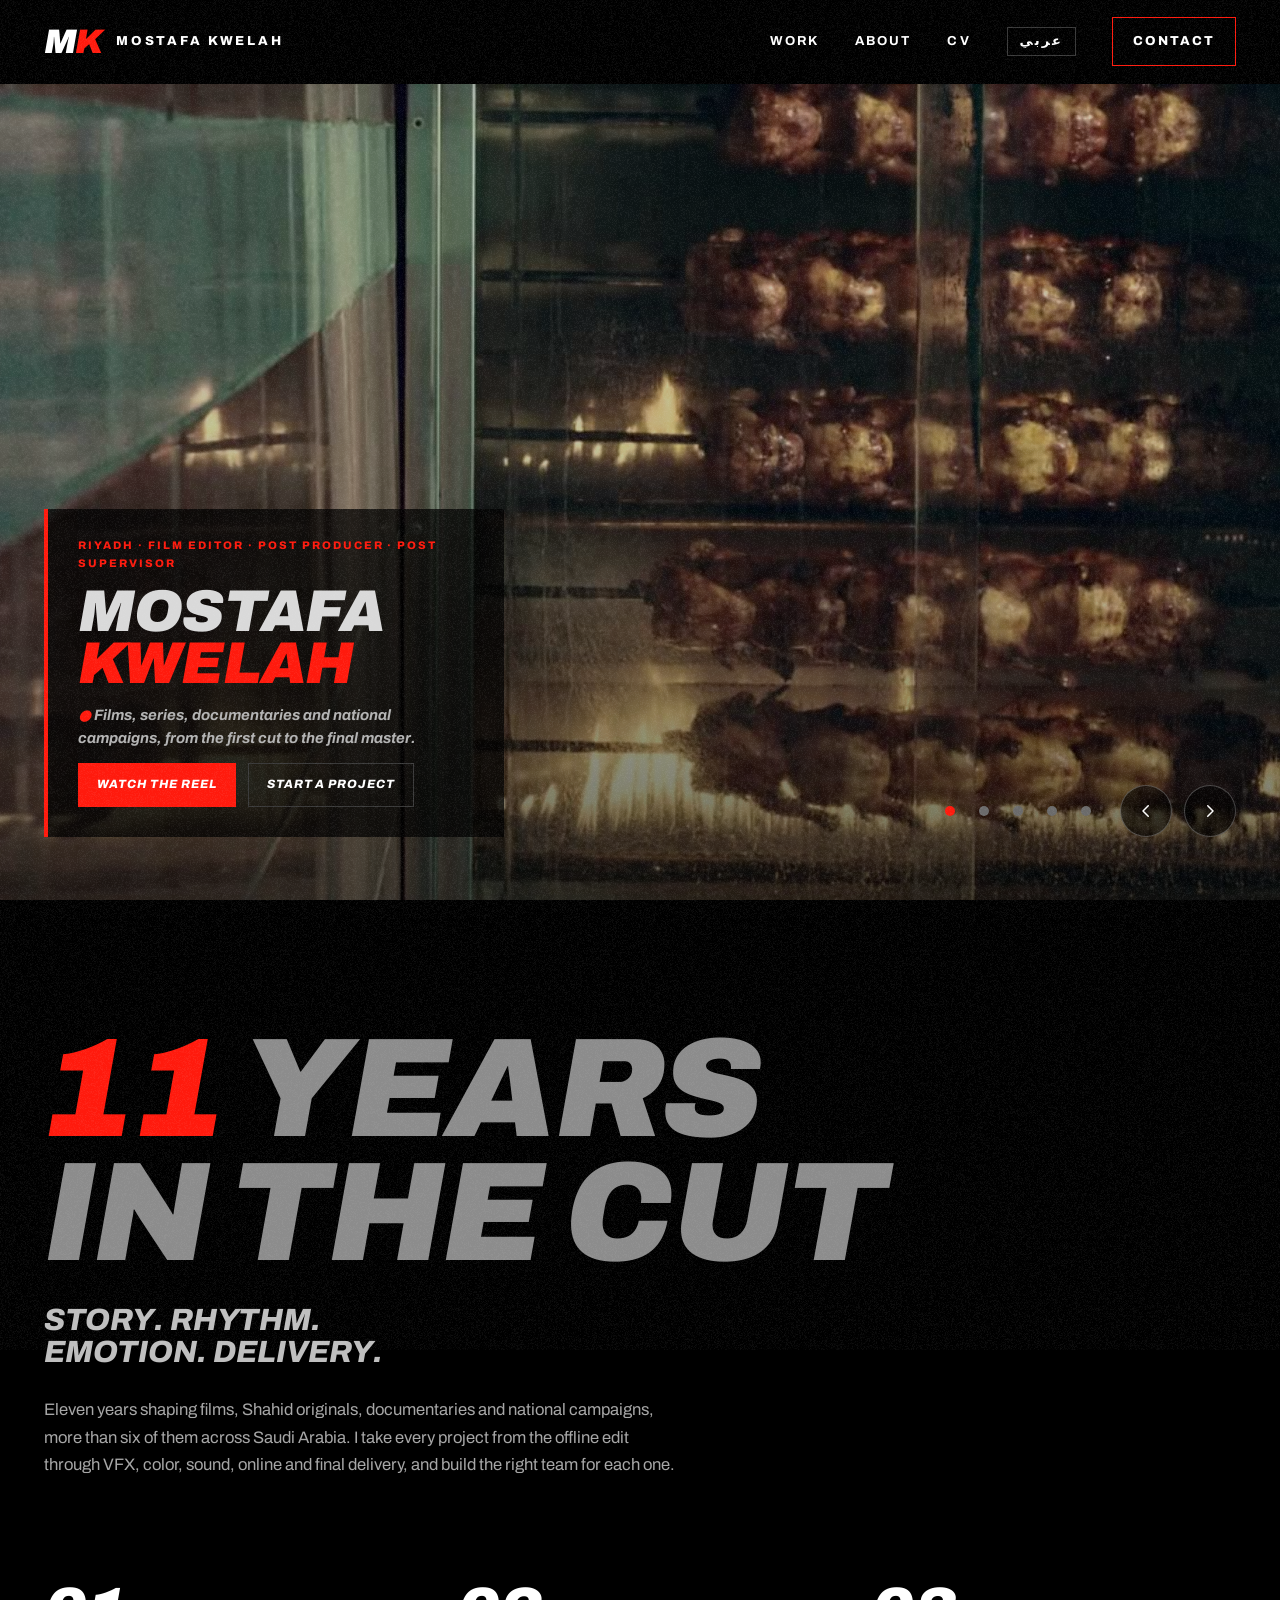
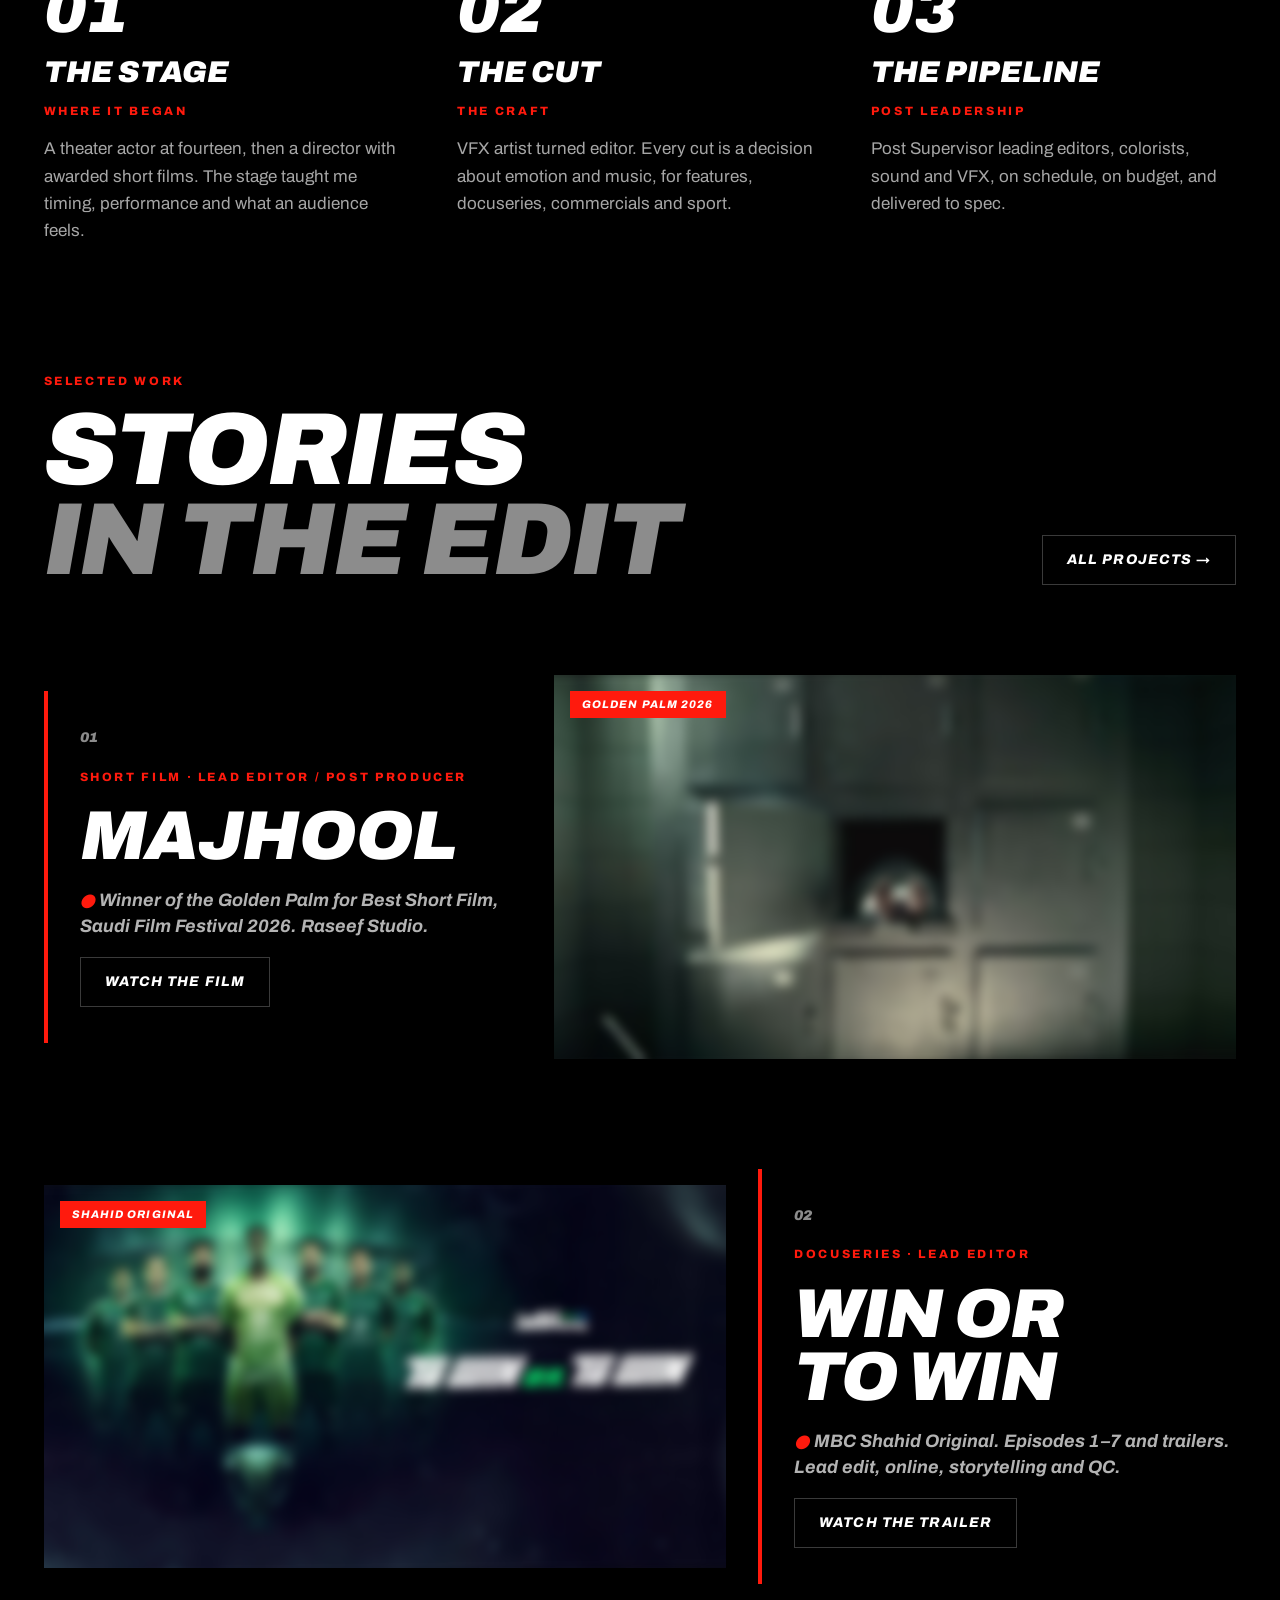
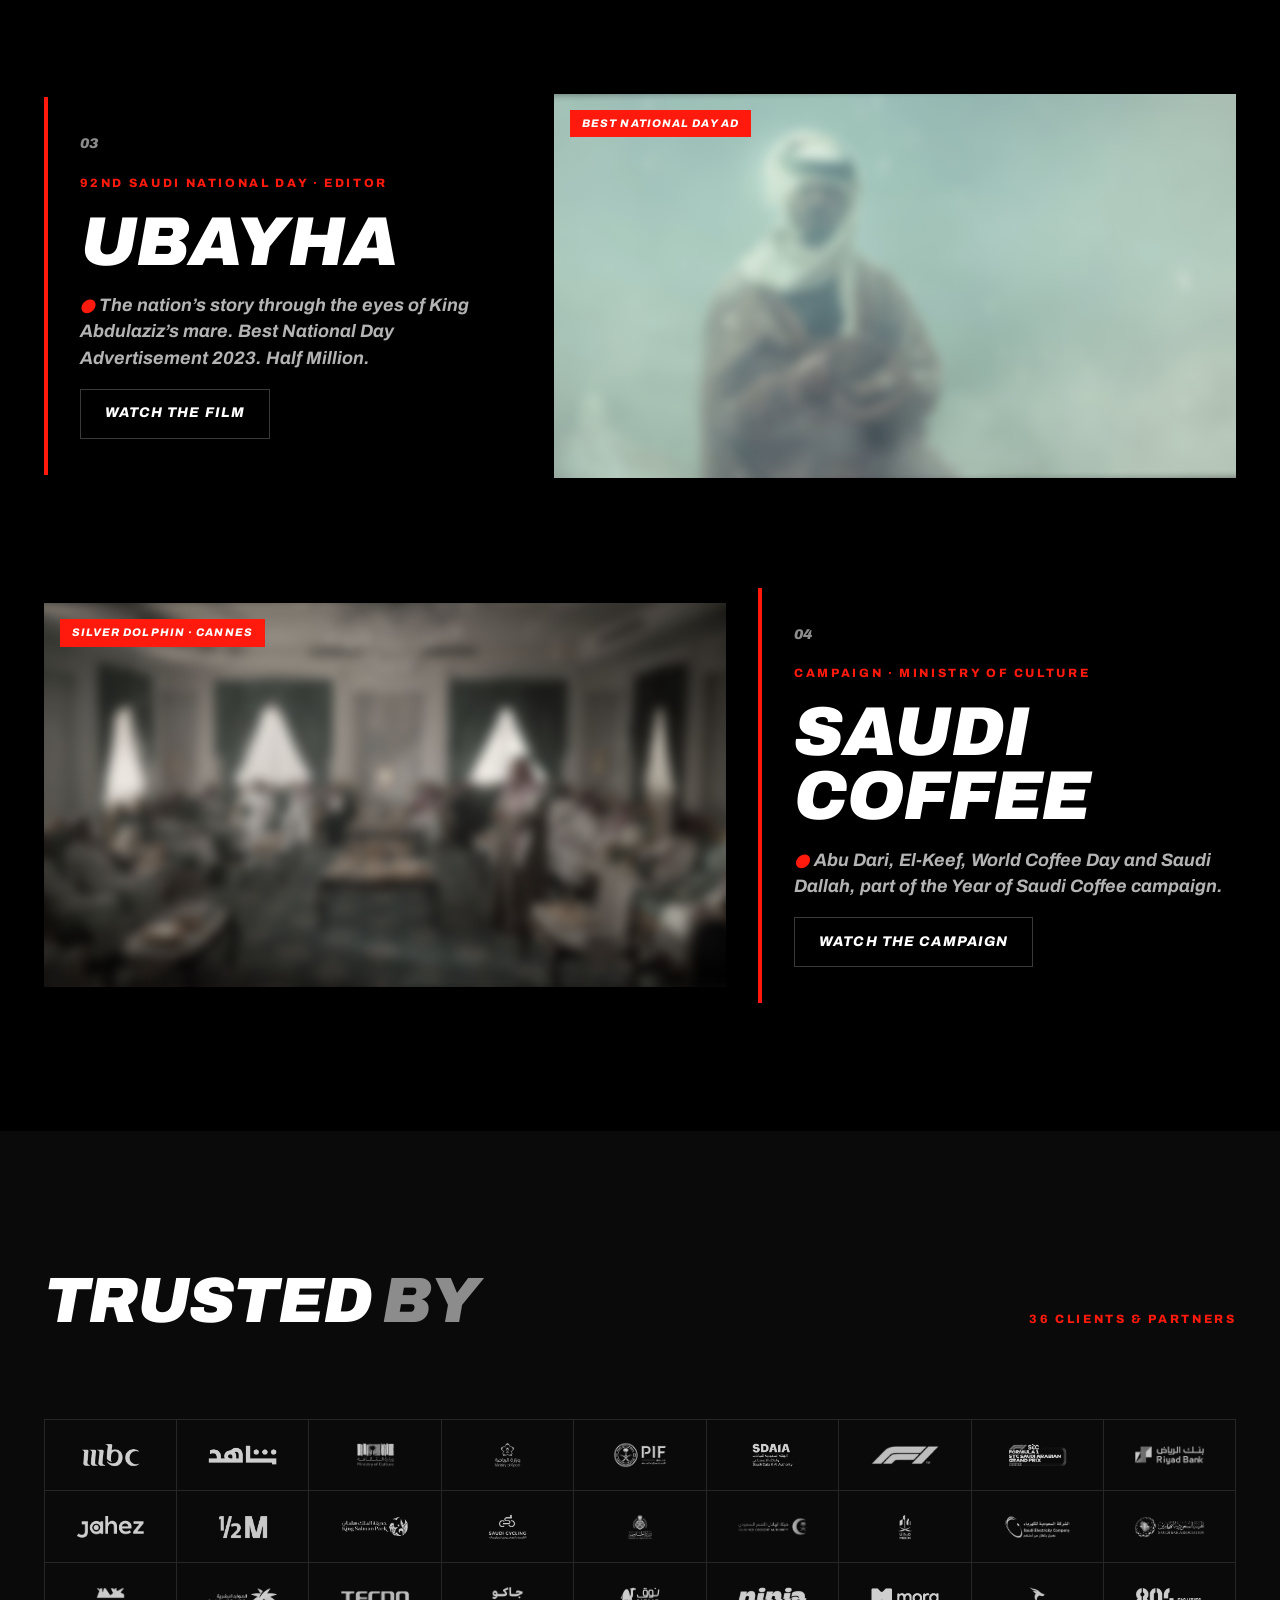
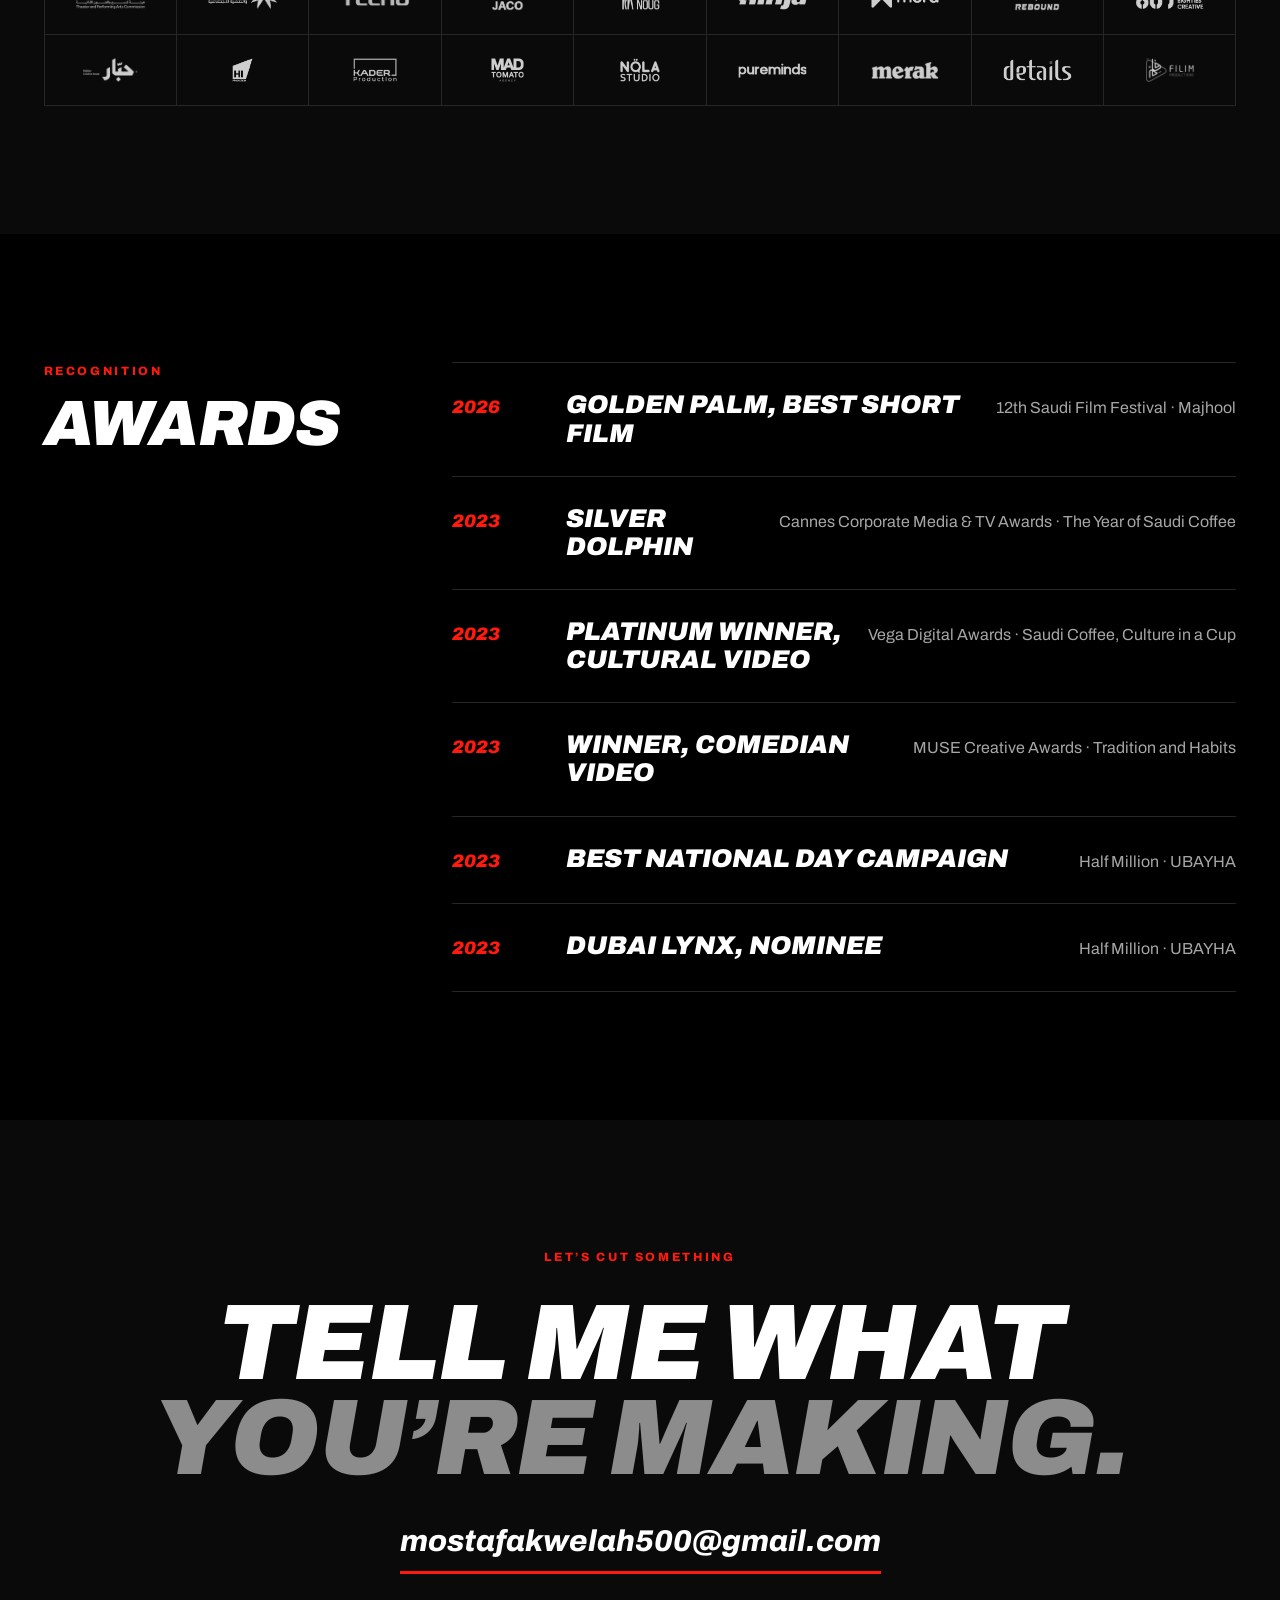
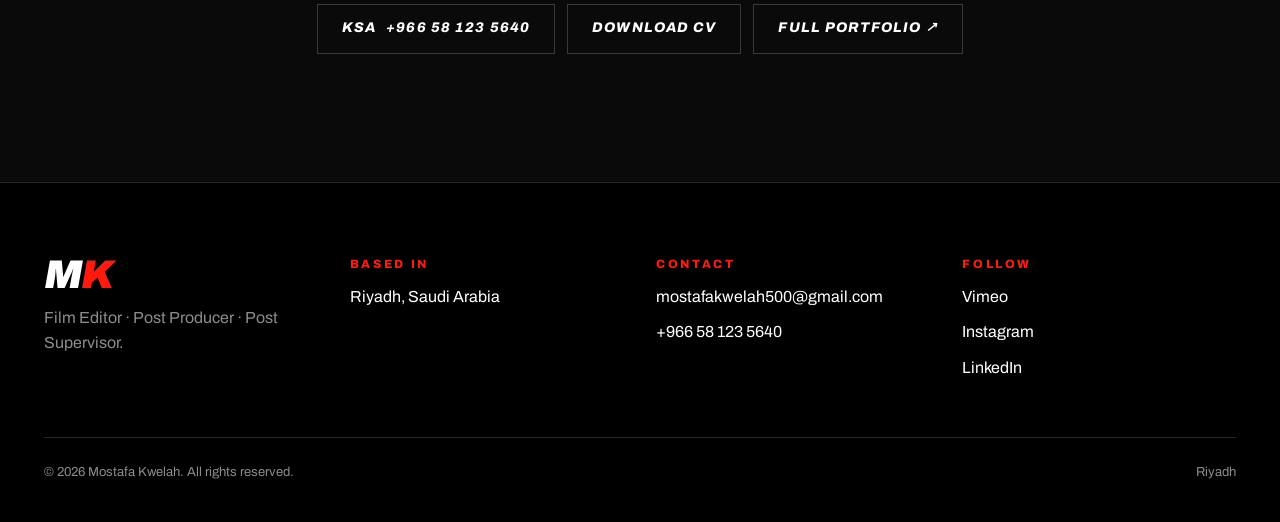
<file: index.html>
<!doctype html>
<html lang="en" dir="ltr">
<head>
<meta charset="utf-8">
<meta name="viewport" content="width=device-width, initial-scale=1">
<title>Mostafa Kwelah | Film Editor · Post Producer · Post Supervisor, Riyadh</title>
<meta name="description" content="Film Editor, Post Producer and Post Supervisor based in Riyadh, also a director. 11+ years cutting films, Shahid originals, documentaries and national campaigns.">
<meta name="theme-color" content="#000000">
<meta property="og:type" content="website">
<meta property="og:title" content="Mostafa Kwelah | Film Editor · Post Producer · Post Supervisor, Riyadh">
<meta property="og:description" content="Film Editor, Post Producer and Post Supervisor based in Riyadh, also a director. 11+ years cutting films, Shahid originals, documentaries and national campaigns.">
<meta property="og:image" content="https://mostafakwelah.com/assets/img/majhool.jpg?v=c4e3fba1">
<meta property="og:locale" content="en_US">
<meta name="twitter:card" content="summary_large_image">
<link rel="canonical" href="https://mostafakwelah.com/">
<link rel="alternate" hreflang="en" href="https://mostafakwelah.com/">
<link rel="alternate" hreflang="ar" href="https://mostafakwelah.com/ar/">
<link rel="alternate" hreflang="x-default" href="https://mostafakwelah.com/">
<link rel="icon" href="assets/favicon.svg?v=0c76da22" type="image/svg+xml">
<link rel="preconnect" href="https://fonts.googleapis.com">
<link rel="preconnect" href="https://fonts.gstatic.com" crossorigin>
<link href="https://fonts.googleapis.com/css2?family=Archivo:ital,wdth,wght@0,62..125,400..900;1,62..125,400..900&amp;display=swap" rel="stylesheet">
<link rel="stylesheet" href="assets/css/style.css?v=d17fa233">
<script type="application/ld+json">{"@context": "https://schema.org", "@graph": [{"@type": "Person", "@id": "https://mostafakwelah.com/#person", "name": "Mostafa Kwelah", "alternateName": ["مصطفى كويله", "Mostafa Kwelah Film Editor"], "url": "https://mostafakwelah.com/", "image": "https://mostafakwelah.com/assets/img/portrait.jpg?v=eb325dc6", "email": "mailto:mostafakwelah500@gmail.com", "telephone": "+966581235640", "jobTitle": ["Film Editor", "Post Producer", "Post Production Supervisor", "Film Director", "مونتير أفلام", "مشرف ما بعد الإنتاج"], "description": "Film Editor, Post Producer and Post Supervisor based in Riyadh, Saudi Arabia, with 11+ years in films, Shahid originals, documentaries, commercials and national campaigns.", "address": {"@type": "PostalAddress", "addressLocality": "Riyadh", "addressCountry": "SA"}, "workLocation": {"@type": "Place", "name": "Riyadh, Saudi Arabia"}, "worksFor": {"@type": "Organization", "name": "Last Phase Studio"}, "alumniOf": {"@type": "CollegeOrUniversity", "name": "Damanhour University"}, "knowsLanguage": ["ar", "en"], "knowsAbout": ["Film editing", "Post-production supervision", "Documentary editing", "Commercial editing", "Color grading", "VFX supervision", "Adobe Premiere Pro", "DaVinci Resolve", "مونتاج الأفلام", "ما بعد الإنتاج"], "award": ["Golden Palm, Best Short Film, 12th Saudi Film Festival 2026 (Majhool)", "Silver Dolphin, Cannes Corporate Media & TV Awards 2023 (The Year of Saudi Coffee)", "Platinum Winner, Vega Digital Awards 2023 (Saudi Coffee, Culture in a Cup)", "Winner, MUSE Creative Awards 2023 (Tradition and Habits)", "Best National Day Campaign 2023 (UBAYHA)"], "sameAs": ["https://vimeo.com/user108404931", "https://instagram.com/mostafa_kwelah", "https://www.linkedin.com/in/mostafa-kwelah-7a22761a0", "https://www.behance.net/mostafakwelah"]}, {"@type": "WebSite", "@id": "https://mostafakwelah.com/#website", "url": "https://mostafakwelah.com/", "name": "Mostafa Kwelah", "inLanguage": ["en", "ar"], "publisher": {"@id": "https://mostafakwelah.com/#person"}}, {"@type": "WebPage", "@id": "https://mostafakwelah.com/", "url": "https://mostafakwelah.com/", "inLanguage": "en", "isPartOf": {"@id": "https://mostafakwelah.com/#website"}, "about": {"@id": "https://mostafakwelah.com/#person"}}]}</script>

</head>
<body>
<a class="skip" href="#main">Skip to content</a>
<div class="grain" aria-hidden="true"></div>
<header class="nav">
<a class="brand" href="index.html" aria-label="Mostafa Kwelah, home"><span class="mk">M<span>K</span></span><span class="brand__name">MOSTAFA KWELAH</span></a>
<nav class="nav__links" aria-label="Main">
<a href="work.html">WORK</a>
<a href="about.html">ABOUT</a>
<a href="assets/Mostafa_Kwelah_CV_2026.pdf?v=73ee4cd3" target="_blank" rel="noopener">CV</a>
<a class="lang" href="ar/index.html" hreflang="ar" lang="ar">عربي</a>
<a class="nav__cta" href="index.html#contact">CONTACT</a>
</nav>
<a class="lang lang--m" href="ar/index.html" hreflang="ar" lang="ar">عربي</a>
<button class="menu-btn" type="button" aria-label="Open menu" aria-expanded="false" aria-controls="mobile-menu">
<svg class="open" viewBox="0 0 24 24" fill="none" stroke="currentColor" stroke-width="2" stroke-linecap="round" aria-hidden="true"><path d="M4 8h16M4 16h16"/></svg>
<svg class="close" viewBox="0 0 24 24" fill="none" stroke="currentColor" stroke-width="2" stroke-linecap="round" aria-hidden="true"><path d="M6 6l12 12M18 6L6 18"/></svg>
</button>
</header>
<nav class="mobile-menu" id="mobile-menu" aria-label="Mobile">
<a class="big" href="index.html">Home</a>
<a class="big" href="work.html">Work</a>
<a class="big" href="about.html">About</a>
<a class="big" href="index.html#contact">Contact</a>
<div class="meta"><a href="mailto:mostafakwelah500@gmail.com">mostafakwelah500@gmail.com</a><a href="tel:+966581235640" dir="ltr">+966 58 123 5640</a><a href="assets/Mostafa_Kwelah_CV_2026.pdf?v=73ee4cd3" target="_blank" rel="noopener">Download CV</a></div>
</nav>
<main id="main">
<section class="hero" aria-label="Showreel">
<div class="slide slide--video is-active"><video muted playsinline preload="auto" poster="assets/video/majhool.jpg?v=ae0cf77a" aria-label="Majhool, short film"><source src="assets/video/majhool.mp4?v=0f54c3b1" type="video/mp4"></video></div>
<div class="slide slide--video"><video muted playsinline preload="none" poster="assets/video/win-or-to-win.jpg?v=239c33dc" aria-label="Win or To Win, Shahid Original"><source src="assets/video/win-or-to-win.mp4?v=7381760f" type="video/mp4"></video></div>
<div class="slide slide--video"><video muted playsinline preload="none" poster="assets/video/ubayha.jpg?v=202365bb" aria-label="UBAYHA, 92nd Saudi National Day"><source src="assets/video/ubayha.mp4?v=d744fc63" type="video/mp4"></video></div>
<div class="slide slide--video"><video muted playsinline preload="none" poster="assets/video/abu-dari.jpg?v=e1b7c282" aria-label="Abu Dari, Year of Saudi Coffee"><source src="assets/video/abu-dari.mp4?v=c8cf0eeb" type="video/mp4"></video></div>
<div class="slide slide--video"><video muted playsinline preload="none" poster="assets/video/nouq-ramadan.jpg?v=174b5b65" aria-label="Nouq Ramadan"><source src="assets/video/nouq-ramadan.mp4?v=09e223df" type="video/mp4"></video></div>
<button class="round-btn prev" type="button" aria-label="Previous frame"><svg viewBox="0 0 24 24" fill="none" stroke="currentColor" stroke-width="2" stroke-linecap="round" stroke-linejoin="round" aria-hidden="true"><path d="M15 5l-7 7 7 7"/></svg></button>
<button class="round-btn next" type="button" aria-label="Next frame"><svg viewBox="0 0 24 24" fill="none" stroke="currentColor" stroke-width="2" stroke-linecap="round" stroke-linejoin="round" aria-hidden="true"><path d="M9 5l7 7-7 7"/></svg></button>
<div class="dots"><button type="button" aria-label="Frame 1" aria-current="true"><span></span></button><button type="button" aria-label="Frame 2" aria-current="false"><span></span></button><button type="button" aria-label="Frame 3" aria-current="false"><span></span></button><button type="button" aria-label="Frame 4" aria-current="false"><span></span></button><button type="button" aria-label="Frame 5" aria-current="false"><span></span></button></div>
<div class="hero__card">
<span class="eyebrow">Riyadh · Film Editor · Post Producer · Post Supervisor</span>
<h1 class="display hero__title"><span class="a">Mostafa</span><br><span class="red">Kwelah</span></h1>
<p class="lead">Films, series, documentaries and national campaigns, from the first cut to the final master.</p>
<div class="btn-row"><a class="btn btn--red" href="https://vimeo.com/user108404931" target="_blank" rel="noopener" data-reel>Watch the reel</a><a class="btn" href="#contact">Start a project</a></div>
</div>
</section>

<section class="section">
<div class="story__intro reveal">
<h2 class="display story__title"><span class="red">11</span> Years<br>in the cut</h2>
<p class="story__sub">Story. Rhythm.<br>Emotion. Delivery.</p>
<p class="body">Eleven years shaping films, Shahid originals, documentaries and national campaigns, more than six of them across Saudi Arabia. I take every project from the offline edit through VFX, color, sound, online and final delivery, and build the right team for each one.</p>
</div>
<div class="pillars">
<div class="pillar reveal"><span class="pillar__num">01</span><h3>The Stage</h3><span class="eyebrow">Where it began</span><p>A theater actor at fourteen, then a director with awarded short films. The stage taught me timing, performance and what an audience feels.</p></div>
<div class="pillar reveal"><span class="pillar__num">02</span><h3>The Cut</h3><span class="eyebrow">The craft</span><p>VFX artist turned editor. Every cut is a decision about emotion and music, for features, docuseries, commercials and sport.</p></div>
<div class="pillar reveal"><span class="pillar__num">03</span><h3>The Pipeline</h3><span class="eyebrow">Post leadership</span><p>Post Supervisor leading editors, colorists, sound and VFX, on schedule, on budget, and delivered to spec.</p></div>
</div>
</section>

<section class="section" id="work" aria-labelledby="work-title" style="padding-top:0">
<div class="section-head reveal"><div><span class="eyebrow">Selected work</span><h2 class="display" id="work-title">Stories<br><span class="grey">in the edit</span></h2></div><a class="btn" href="work.html">All projects →</a></div>
<div class="rows">
<article class="row reveal">
<div class="row__text"><span class="row__num">01</span><span class="eyebrow">Short film · Lead Editor / Post Producer</span><h3 class="display row__title">Majhool</h3><p class="lead">Winner of the Golden Palm for Best Short Film, Saudi Film Festival 2026. Raseef Studio.</p><a class="btn" href="https://vimeo.com/1230654837" target="_blank" rel="noopener" data-vimeo="1230654837">Watch the film</a></div>
<a class="row__media media media--play" href="https://vimeo.com/1230654837" target="_blank" rel="noopener" data-vimeo="1230654837" aria-label="Play Majhool"><img class="fx" src="assets/img/majhool.jpg?v=c4e3fba1" alt="Still from Majhool" loading="lazy"><span class="tag">Golden Palm 2026</span><span class="play" aria-hidden="true"><svg viewBox="0 0 24 24" fill="currentColor"><path d="M8 5v14l11-7z"/></svg></span></a>
</article>
<article class="row row--flip reveal">
<div class="row__text"><span class="row__num">02</span><span class="eyebrow">Docuseries · Lead Editor</span><h3 class="display row__title">Win or<br>To Win</h3><p class="lead">MBC Shahid Original. Episodes 1–7 and trailers. Lead edit, online, storytelling and QC.</p><a class="btn" href="https://vimeo.com/785551524" target="_blank" rel="noopener" data-vimeo="785551524">Watch the trailer</a></div>
<a class="row__media media media--play" href="https://vimeo.com/785551524" target="_blank" rel="noopener" data-vimeo="785551524" aria-label="Play Win or To Win"><img class="fx" src="assets/img/win-or-to-win.jpg?v=3c51bc07" alt="Still from Win or To Win" loading="lazy"><span class="tag">Shahid Original</span><span class="play" aria-hidden="true"><svg viewBox="0 0 24 24" fill="currentColor"><path d="M8 5v14l11-7z"/></svg></span></a>
</article>
<article class="row reveal">
<div class="row__text"><span class="row__num">03</span><span class="eyebrow">92nd Saudi National Day · Editor</span><h3 class="display row__title">UBAYHA</h3><p class="lead">The nation’s story through the eyes of King Abdulaziz’s mare. Best National Day Advertisement 2023. Half Million.</p><a class="btn" href="https://vimeo.com/767880594" target="_blank" rel="noopener" data-vimeo="767880594">Watch the film</a></div>
<a class="row__media media media--play" href="https://vimeo.com/767880594" target="_blank" rel="noopener" data-vimeo="767880594" aria-label="Play UBAYHA"><img class="fx" src="assets/img/ubayha.jpg?v=a02aa683" alt="Still from UBAYHA" loading="lazy"><span class="tag">Best National Day Ad</span><span class="play" aria-hidden="true"><svg viewBox="0 0 24 24" fill="currentColor"><path d="M8 5v14l11-7z"/></svg></span></a>
</article>
<article class="row row--flip reveal">
<div class="row__text"><span class="row__num">04</span><span class="eyebrow">Campaign · Ministry of Culture</span><h3 class="display row__title">Saudi<br>Coffee</h3><p class="lead">Abu Dari, El-Keef, World Coffee Day and Saudi Dallah, part of the Year of Saudi Coffee campaign.</p><a class="btn" href="https://vimeo.com/767408484" target="_blank" rel="noopener" data-vimeo="767408484">Watch the campaign</a></div>
<a class="row__media media media--play" href="https://vimeo.com/767408484" target="_blank" rel="noopener" data-vimeo="767408484" aria-label="Play Saudi Coffee"><img class="fx" src="assets/img/abu-dari.jpg?v=99c353e7" alt="Still from Saudi Coffee" loading="lazy"><span class="tag">Silver Dolphin · Cannes</span><span class="play" aria-hidden="true"><svg viewBox="0 0 24 24" fill="currentColor"><path d="M8 5v14l11-7z"/></svg></span></a>
</article>
</div>
</section>

<section class="section section--alt" aria-labelledby="clients-title">
<div class="section-head reveal"><h2 class="display" id="clients-title" style="font-size:clamp(48px,5vw,72px)">Trusted <span class="grey">by</span></h2><span class="eyebrow">36 clients &amp; partners</span></div>
<ul class="logos reveal">
<li><img src="assets/logos/logo-mbc.png?v=67db9cbd" alt="MBC" loading="lazy"></li>
<li><img src="assets/logos/logo-shahid.png?v=1efed08e" alt="Shahid" loading="lazy"></li>
<li><img src="assets/logos/logo-ministry-of-culture.png?v=c3c841b1" alt="Ministry of Culture" loading="lazy"></li>
<li><img src="assets/logos/logo-ministry-of-sport.png?v=171fec15" alt="Ministry of Sport" loading="lazy"></li>
<li><img src="assets/logos/logo-pif.png?v=28a32b31" alt="PIF" loading="lazy"></li>
<li><img src="assets/logos/logo-sdaia.png?v=a3749d2c" alt="SDAIA" loading="lazy"></li>
<li><img src="assets/logos/logo-formula-1.png?v=d4f898bc" alt="Formula 1" loading="lazy"></li>
<li><img src="assets/logos/logo-stc-saudi-arabian-grand-prix.png?v=4068fcc2" alt="STC Saudi Arabian Grand Prix" loading="lazy"></li>
<li><img src="assets/logos/logo-riyad-bank.png?v=ce7f6650" alt="Riyad Bank" loading="lazy"></li>
<li><img src="assets/logos/logo-jahez.png?v=ca2ebacc" alt="Jahez" loading="lazy"></li>
<li><img src="assets/logos/logo-half-million.png?v=ba605258" alt="Half Million" loading="lazy"></li>
<li><img src="assets/logos/logo-king-salman-park.png?v=94940777" alt="King Salman Park" loading="lazy"></li>
<li><img src="assets/logos/logo-saudi-cycling.png?v=f3b188c8" alt="Saudi Cycling" loading="lazy"></li>
<li><img src="assets/logos/logo-ministry-of-foreign-affairs.png?v=73bd48a2" alt="Ministry of Foreign Affairs" loading="lazy"></li>
<li><img src="assets/logos/logo-saudi-red-crescent.png?v=73d4a972" alt="Saudi Red Crescent Authority" loading="lazy"></li>
<li><img src="assets/logos/logo-modon.png?v=683a7cc4" alt="MODON" loading="lazy"></li>
<li><img src="assets/logos/logo-saudi-electricity.png?v=c8be95bd" alt="Saudi Electricity" loading="lazy"></li>
<li><img src="assets/logos/logo-saudi-bar-association.png?v=bf161ada" alt="Saudi Bar Association" loading="lazy"></li>
<li><img src="assets/logos/logo-theater-performing-arts-commission.png?v=08a92ded" alt="Theater and Performing Arts Commission" loading="lazy"></li>
<li><img src="assets/logos/logo-hrsd.png?v=c3974c33" alt="Ministry of Human Resources" loading="lazy"></li>
<li><img src="assets/logos/logo-tecno.png?v=6cfcac55" alt="Tecno" loading="lazy"></li>
<li><img src="assets/logos/logo-jaco.png?v=66fa2431" alt="Jaco" loading="lazy"></li>
<li><img src="assets/logos/logo-nouq.png?v=cd04b612" alt="Nouq" loading="lazy"></li>
<li><img src="assets/logos/logo-ninja.png?v=5eb43126" alt="Ninja" loading="lazy"></li>
<li><img src="assets/logos/logo-mora.png?v=a99ba590" alt="Mora" loading="lazy"></li>
<li><img src="assets/logos/logo-rebound.png?v=4657575f" alt="Rebound" loading="lazy"></li>
<li><img src="assets/logos/logo-80s-creative.png?v=5ded8657" alt="80s Creative" loading="lazy"></li>
<li><img src="assets/logos/logo-habbar.png?v=e9dee50a" alt="Habbar" loading="lazy"></li>
<li><img src="assets/logos/logo-hi-production.png?v=918f459c" alt="HI Production" loading="lazy"></li>
<li><img src="assets/logos/logo-kader-production.png?v=3d005f1f" alt="Kader Production" loading="lazy"></li>
<li><img src="assets/logos/logo-mad-tomato.png?v=c57f05c0" alt="Mad Tomato" loading="lazy"></li>
<li><img src="assets/logos/logo-nqla-studio.png?v=a51c320b" alt="Nqla Studio" loading="lazy"></li>
<li><img src="assets/logos/logo-pureminds.png?v=2360b1a1" alt="Pureminds" loading="lazy"></li>
<li><img src="assets/logos/logo-merak.png?v=1f5656ca" alt="Merak" loading="lazy"></li>
<li><img src="assets/logos/logo-details.png?v=fc991777" alt="Details" loading="lazy"></li>
<li><img src="assets/logos/logo-filim-productions.png?v=0b4cad76" alt="Filim Productions" loading="lazy"></li>
</ul>
</section>

<section class="section" aria-labelledby="awards-title">
<div class="split">
<div class="split__head reveal"><span class="eyebrow">Recognition</span><h2 class="display" id="awards-title">Awards</h2></div>
<div class="split__body reveal">
<div class="award"><span class="award__year">2026</span><span class="award__name">Golden Palm, Best Short Film</span><span class="award__for">12th Saudi Film Festival · Majhool</span></div>
<div class="award"><span class="award__year">2023</span><span class="award__name">Silver Dolphin</span><span class="award__for">Cannes Corporate Media &amp; TV Awards · The Year of Saudi Coffee</span></div>
<div class="award"><span class="award__year">2023</span><span class="award__name">Platinum Winner, Cultural Video</span><span class="award__for">Vega Digital Awards · Saudi Coffee, Culture in a Cup</span></div>
<div class="award"><span class="award__year">2023</span><span class="award__name">Winner, Comedian Video</span><span class="award__for">MUSE Creative Awards · Tradition and Habits</span></div>
<div class="award"><span class="award__year">2023</span><span class="award__name">Best National Day Campaign</span><span class="award__for">Half Million · UBAYHA</span></div>
<div class="award"><span class="award__year">2023</span><span class="award__name">Dubai Lynx, Nominee</span><span class="award__for">Half Million · UBAYHA</span></div>
</div>
</div>
</section>

<section class="section section--alt" id="contact" aria-labelledby="contact-title">
<div class="contact reveal">
<span class="eyebrow">Let’s cut something</span>
<h2 class="display" id="contact-title">Tell me what<br><span class="grey">you’re making.</span></h2>
<a class="contact__mail" href="mailto:mostafakwelah500@gmail.com">mostafakwelah500@gmail.com</a>
<div class="btn-row"><a class="btn" href="tel:+966581235640">KSA <bdi dir="ltr">+966 58 123 5640</bdi></a><a class="btn" href="assets/Mostafa_Kwelah_CV_2026.pdf?v=73ee4cd3" target="_blank" rel="noopener">Download CV</a><a class="btn" href="https://www.canva.com/design/DAGHgkaXmmY/GB-IjaV4LUWEO3lBrU5mCg/view" target="_blank" rel="noopener">Full portfolio ↗</a></div>
</div>
</section>
</main>
<footer class="footer">
<div class="footer__grid">
<div><span class="mk">M<span>K</span></span><span class="grey">Film Editor · Post Producer · Post Supervisor.</span></div>
<div><span class="eyebrow">Based in</span><span>Riyadh, Saudi Arabia</span></div>
<div><span class="eyebrow">Contact</span><a href="mailto:mostafakwelah500@gmail.com">mostafakwelah500@gmail.com</a><a href="tel:+966581235640" dir="ltr">+966 58 123 5640</a></div>
<div><span class="eyebrow">Follow</span><a href="https://vimeo.com/user108404931" target="_blank" rel="noopener">Vimeo</a><a href="https://instagram.com/mostafa_kwelah" target="_blank" rel="noopener">Instagram</a><a href="https://www.linkedin.com/in/mostafa-kwelah-7a22761a0" target="_blank" rel="noopener">LinkedIn</a></div>
</div>
<div class="footer__base"><span>© 2026 Mostafa Kwelah. All rights reserved.</span><span>Riyadh</span></div>
</footer>
<div class="lightbox" role="dialog" aria-modal="true" aria-label="Showreel"><button class="round-btn" type="button" aria-label="Close video"><svg viewBox="0 0 24 24" fill="none" stroke="currentColor" stroke-width="2" stroke-linecap="round" aria-hidden="true"><path d="M6 6l12 12M18 6L6 18"/></svg></button><div class="lightbox__frame"></div><div class="lightbox__bar" hidden><button type="button" class="lb-prev" aria-label="Previous video">Prev</button><span class="lightbox__label" aria-live="polite"></span><button type="button" class="lb-next" aria-label="Next video">Next</button></div></div>
<script src="assets/js/main.js?v=0fce5d16"></script>
</body>
</html>
</file>
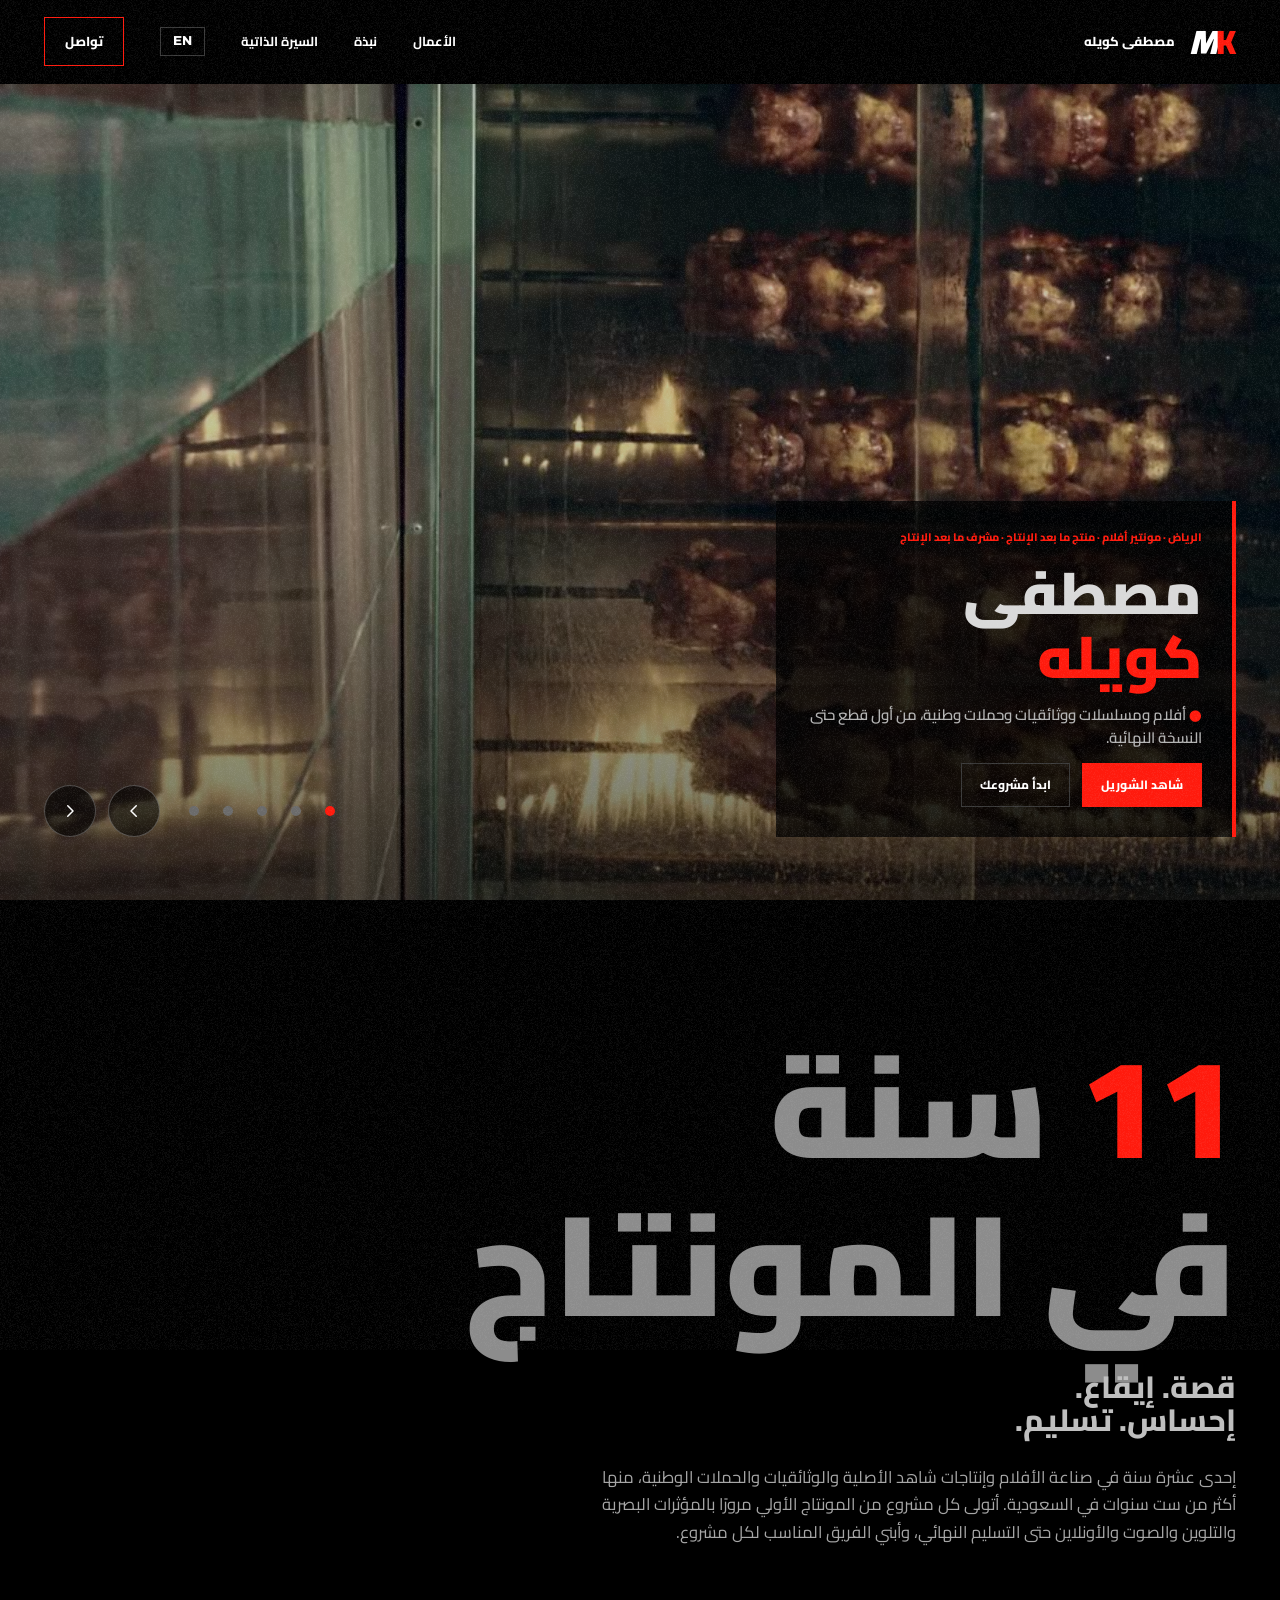
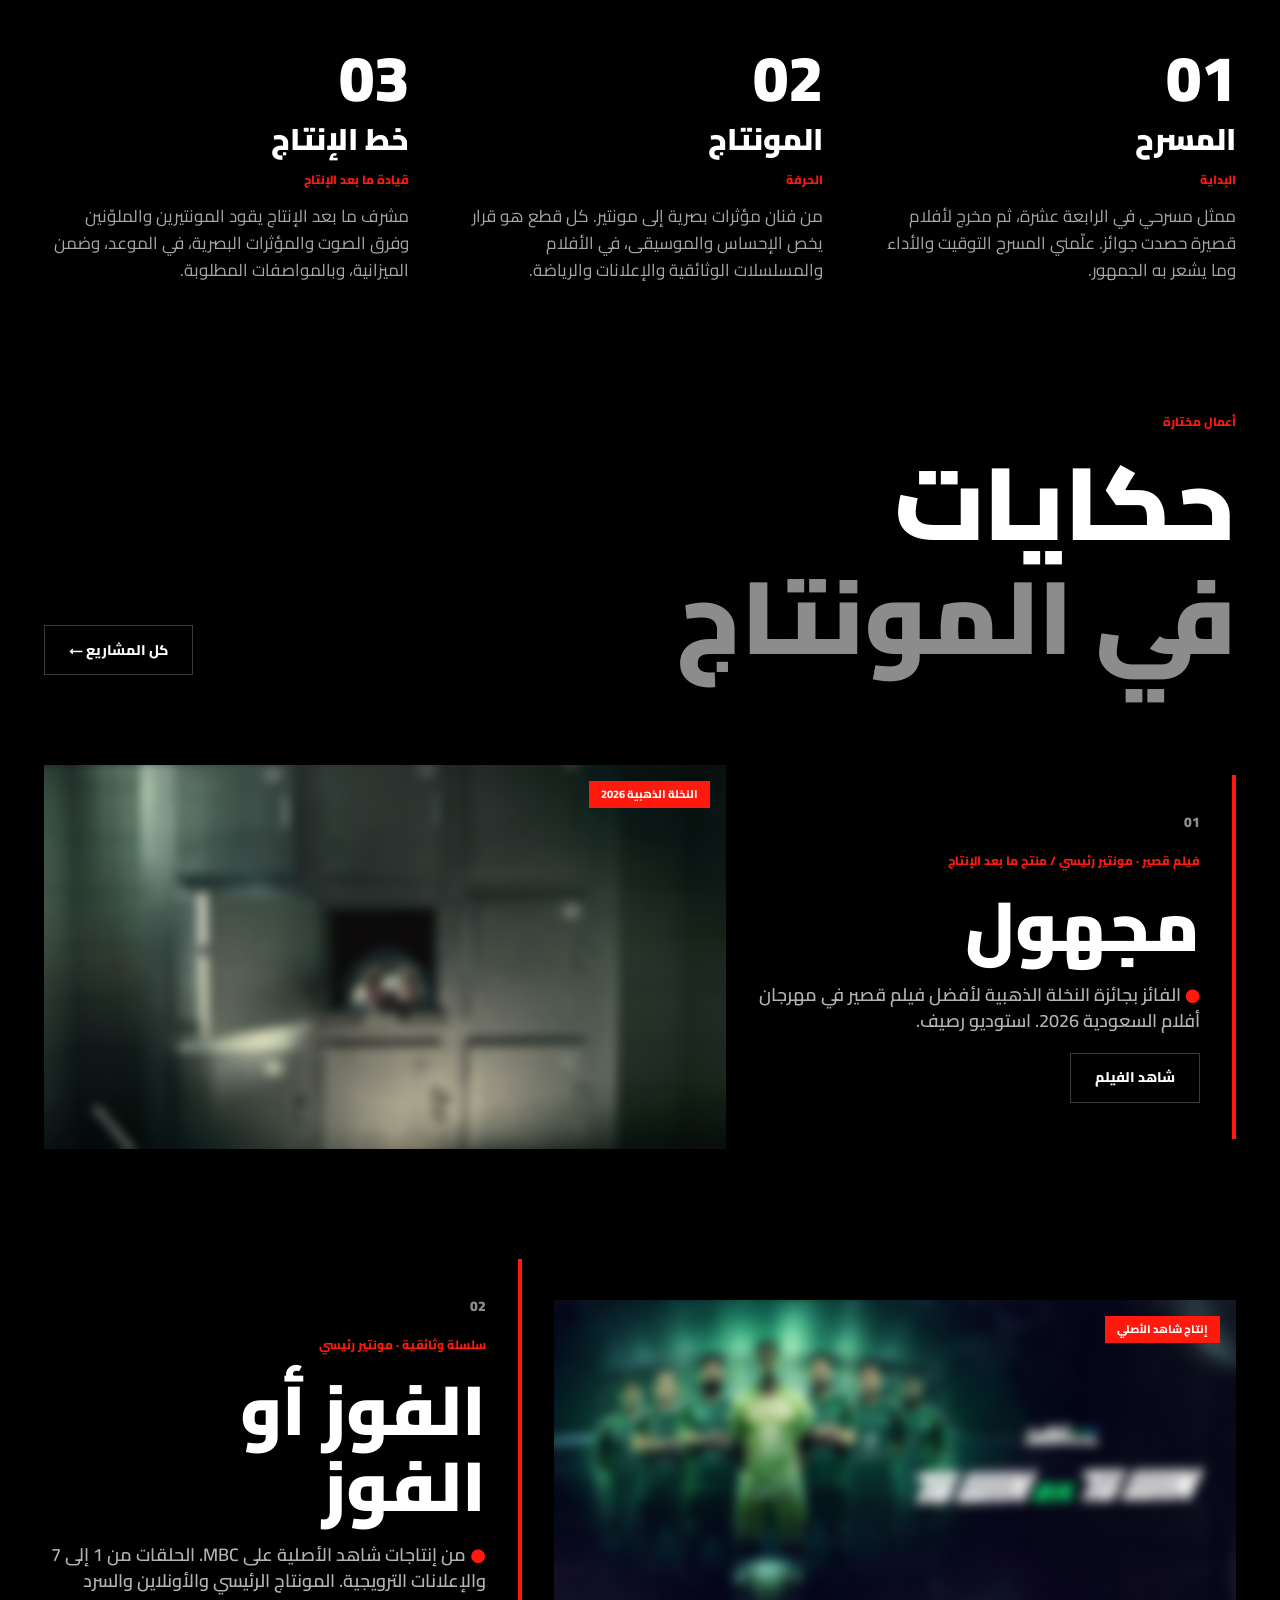
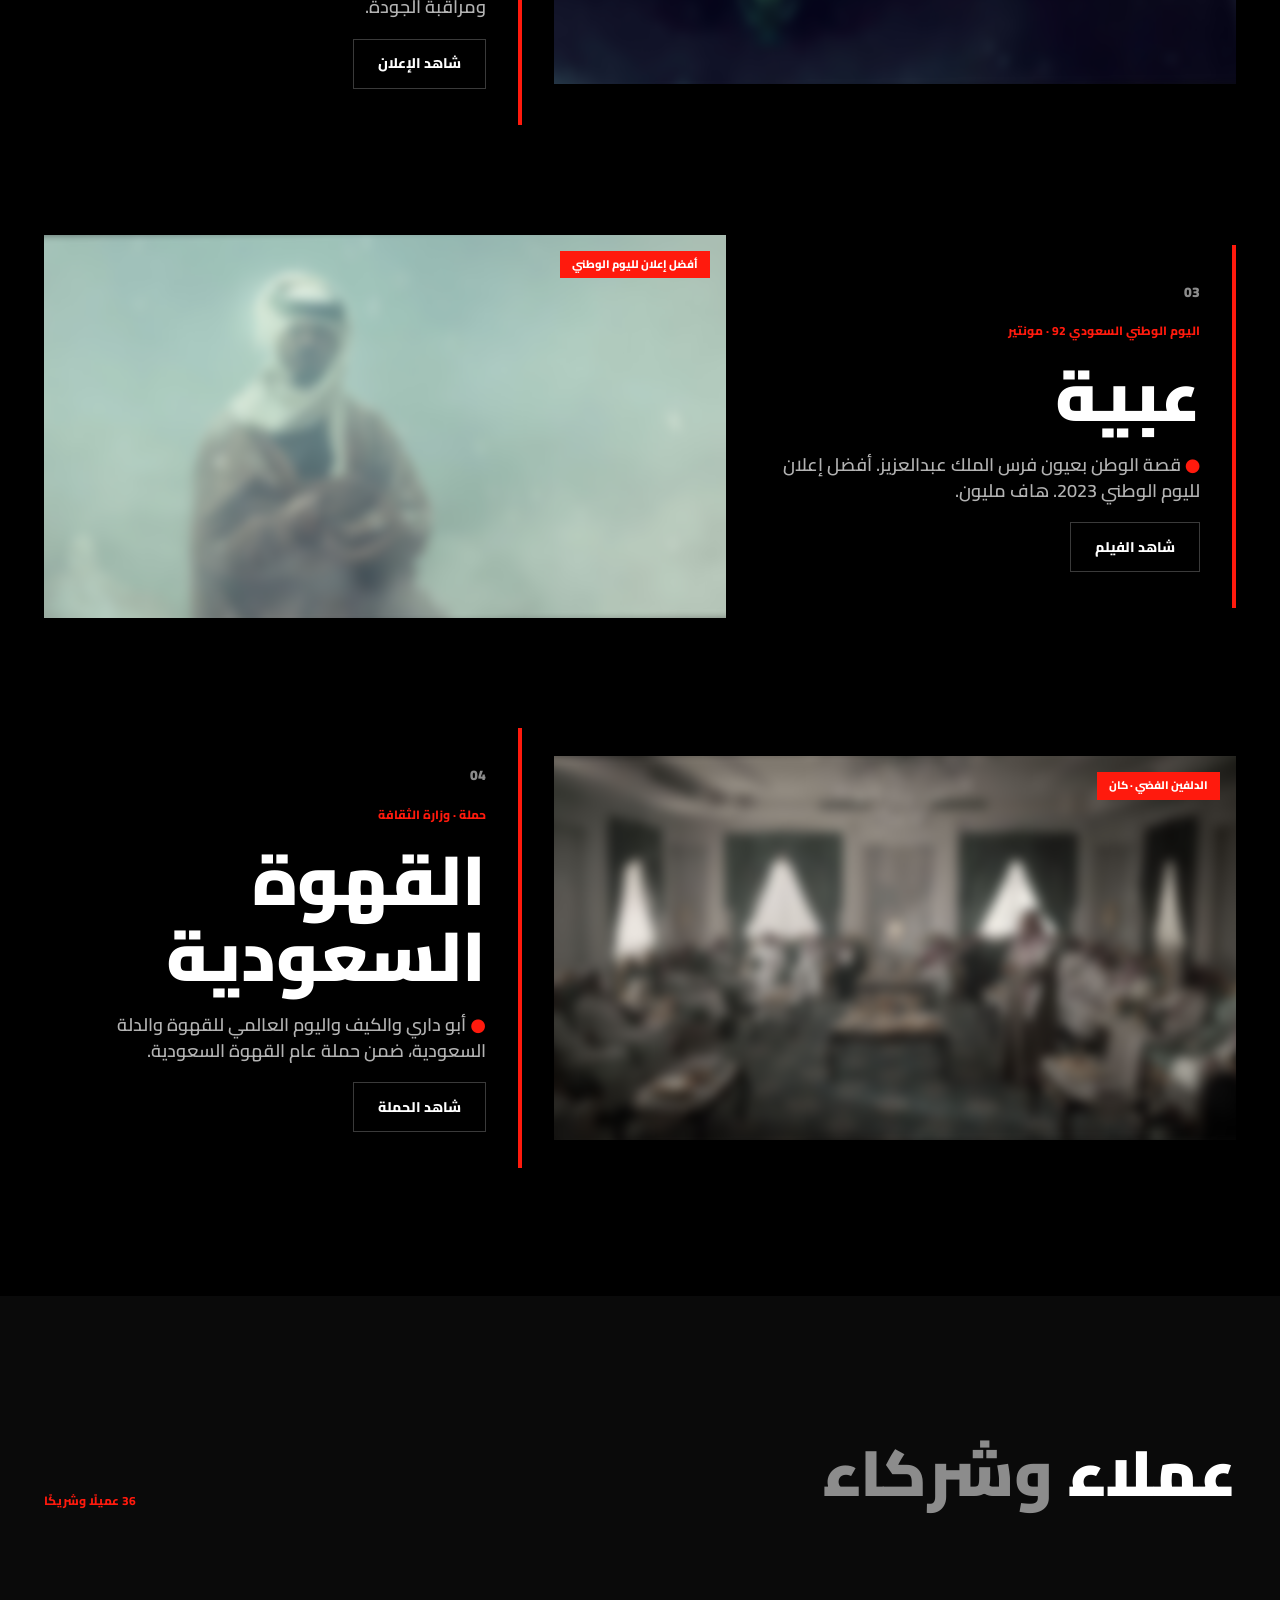
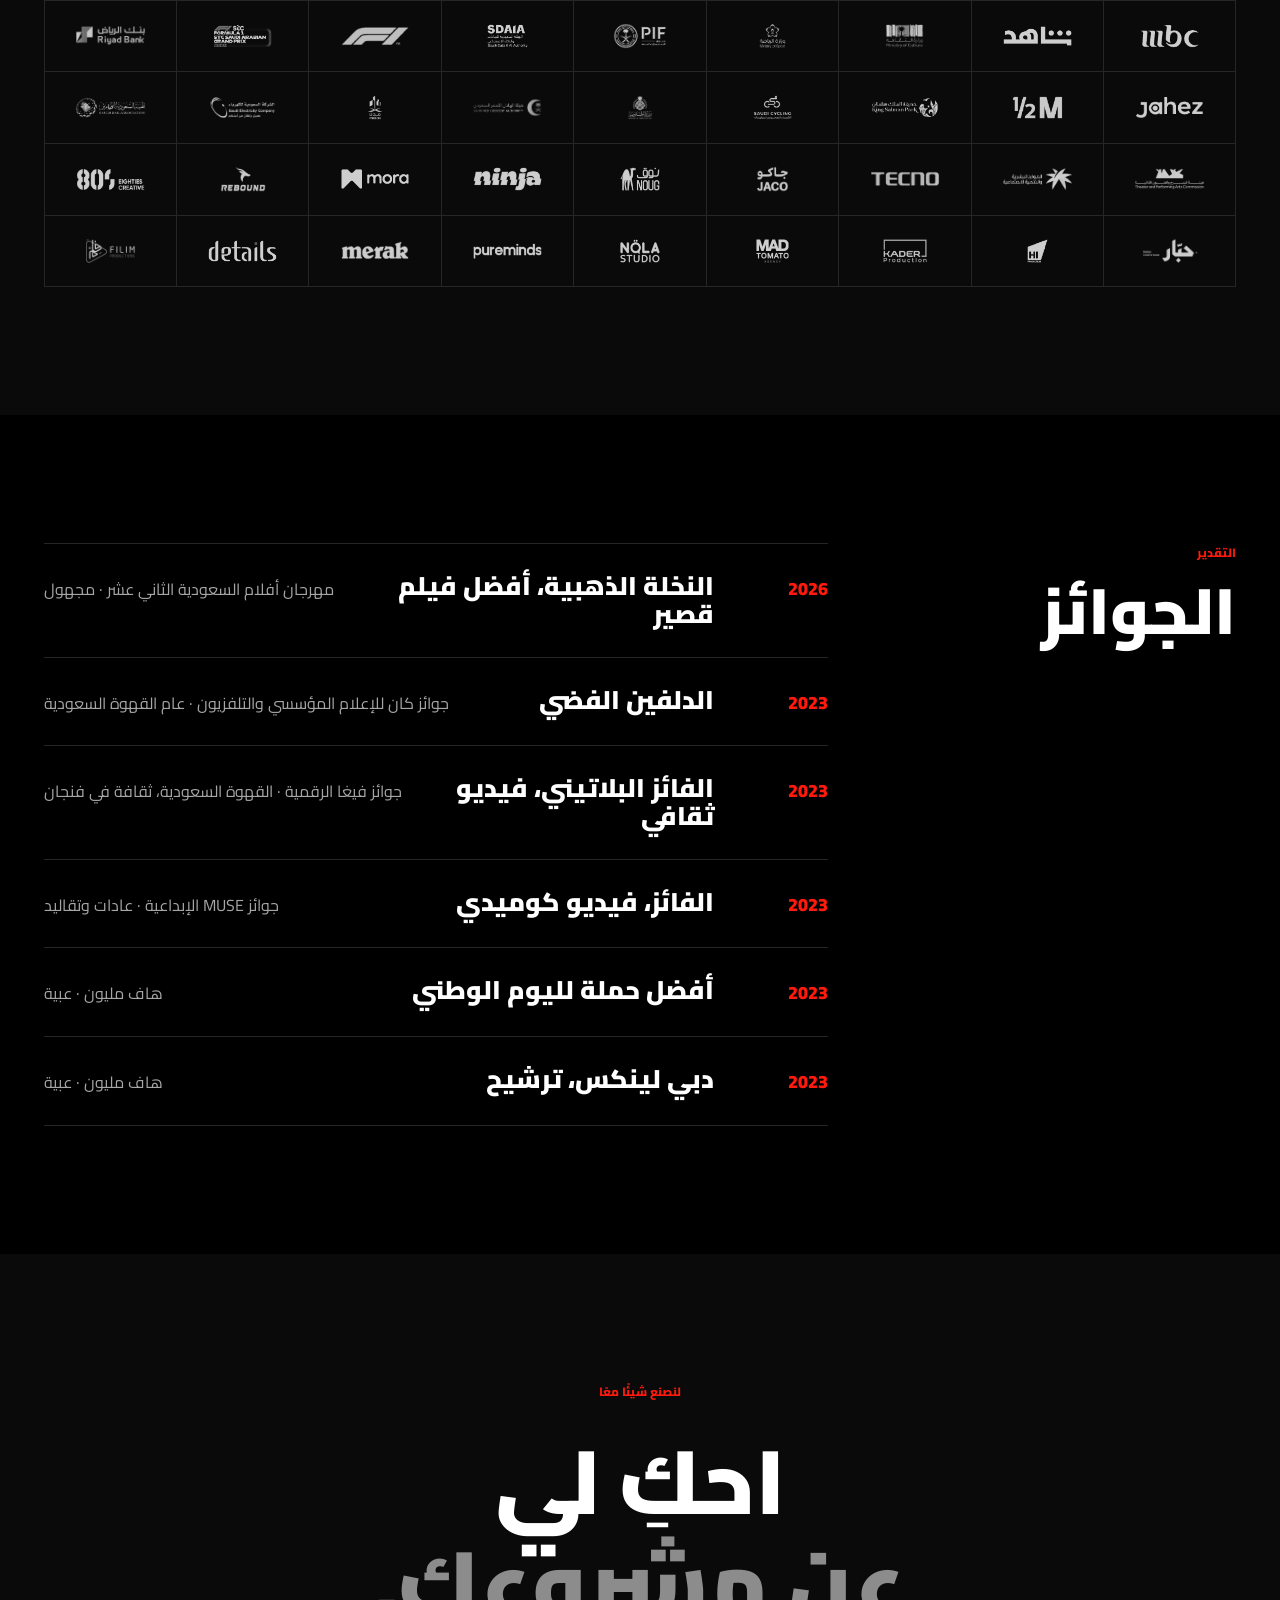
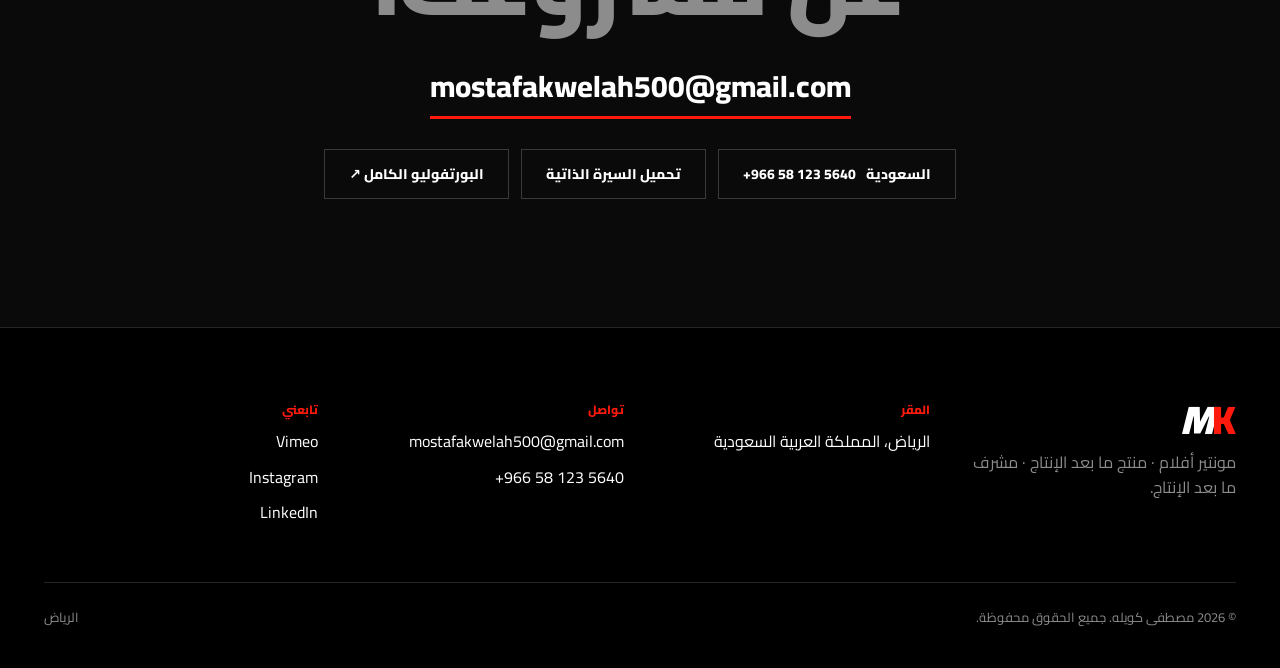
<file: ar/index.html>
<!doctype html>
<html lang="ar" dir="rtl">
<head>
<meta charset="utf-8">
<meta name="viewport" content="width=device-width, initial-scale=1">
<title>مصطفى كويله | مونتير أفلام ومنتج ومشرف ما بعد الإنتاج في الرياض</title>
<meta name="description" content="مصطفى كويله، مونتير أفلام ومنتج ومشرف ما بعد الإنتاج في الرياض، ومخرج. أكثر من 11 سنة في مونتاج الأفلام وإنتاجات شاهد الأصلية والأفلام الوثائقية والإعلانات والحملات الوطنية في السعودية.">
<meta name="theme-color" content="#000000">
<meta property="og:type" content="website">
<meta property="og:title" content="مصطفى كويله | مونتير أفلام ومنتج ومشرف ما بعد الإنتاج في الرياض">
<meta property="og:description" content="مصطفى كويله، مونتير أفلام ومنتج ومشرف ما بعد الإنتاج في الرياض، ومخرج. أكثر من 11 سنة في مونتاج الأفلام وإنتاجات شاهد الأصلية والأفلام الوثائقية والإعلانات والحملات الوطنية في السعودية.">
<meta property="og:image" content="https://mostafakwelah.com/assets/img/majhool.jpg?v=c4e3fba1">
<meta property="og:locale" content="ar_SA">
<meta name="twitter:card" content="summary_large_image">
<link rel="canonical" href="https://mostafakwelah.com/ar/">
<link rel="alternate" hreflang="en" href="https://mostafakwelah.com/">
<link rel="alternate" hreflang="ar" href="https://mostafakwelah.com/ar/">
<link rel="alternate" hreflang="x-default" href="https://mostafakwelah.com/">
<link rel="icon" href="../assets/favicon.svg?v=0c76da22" type="image/svg+xml">
<link rel="preconnect" href="https://fonts.googleapis.com">
<link rel="preconnect" href="https://fonts.gstatic.com" crossorigin>
<link href="https://fonts.googleapis.com/css2?family=Archivo:ital,wdth,wght@0,62..125,400..900;1,62..125,400..900&amp;display=swap" rel="stylesheet">
<link href="https://fonts.googleapis.com/css2?family=Cairo:wght@400..1000&amp;display=swap" rel="stylesheet">
<link rel="stylesheet" href="../assets/css/style.css?v=d17fa233">
<script type="application/ld+json">{"@context": "https://schema.org", "@graph": [{"@type": "Person", "@id": "https://mostafakwelah.com/#person", "name": "Mostafa Kwelah", "alternateName": ["مصطفى كويله", "Mostafa Kwelah Film Editor"], "url": "https://mostafakwelah.com/", "image": "https://mostafakwelah.com/assets/img/portrait.jpg?v=eb325dc6", "email": "mailto:mostafakwelah500@gmail.com", "telephone": "+966581235640", "jobTitle": ["Film Editor", "Post Producer", "Post Production Supervisor", "Film Director", "مونتير أفلام", "مشرف ما بعد الإنتاج"], "description": "مونتير أفلام ومنتج ومشرف ما بعد الإنتاج في الرياض، المملكة العربية السعودية، بخبرة تزيد على 11 سنة في الأفلام وإنتاجات شاهد الأصلية والوثائقيات والإعلانات والحملات الوطنية.", "address": {"@type": "PostalAddress", "addressLocality": "Riyadh", "addressCountry": "SA"}, "workLocation": {"@type": "Place", "name": "Riyadh, Saudi Arabia"}, "worksFor": {"@type": "Organization", "name": "Last Phase Studio"}, "alumniOf": {"@type": "CollegeOrUniversity", "name": "Damanhour University"}, "knowsLanguage": ["ar", "en"], "knowsAbout": ["Film editing", "Post-production supervision", "Documentary editing", "Commercial editing", "Color grading", "VFX supervision", "Adobe Premiere Pro", "DaVinci Resolve", "مونتاج الأفلام", "ما بعد الإنتاج"], "award": ["Golden Palm, Best Short Film, 12th Saudi Film Festival 2026 (Majhool)", "Silver Dolphin, Cannes Corporate Media & TV Awards 2023 (The Year of Saudi Coffee)", "Platinum Winner, Vega Digital Awards 2023 (Saudi Coffee, Culture in a Cup)", "Winner, MUSE Creative Awards 2023 (Tradition and Habits)", "Best National Day Campaign 2023 (UBAYHA)"], "sameAs": ["https://vimeo.com/user108404931", "https://instagram.com/mostafa_kwelah", "https://www.linkedin.com/in/mostafa-kwelah-7a22761a0", "https://www.behance.net/mostafakwelah"]}, {"@type": "WebSite", "@id": "https://mostafakwelah.com/#website", "url": "https://mostafakwelah.com/", "name": "Mostafa Kwelah", "inLanguage": ["en", "ar"], "publisher": {"@id": "https://mostafakwelah.com/#person"}}, {"@type": "WebPage", "@id": "https://mostafakwelah.com/ar/", "url": "https://mostafakwelah.com/ar/", "inLanguage": "ar", "isPartOf": {"@id": "https://mostafakwelah.com/#website"}, "about": {"@id": "https://mostafakwelah.com/#person"}}]}</script>

</head>
<body>
<a class="skip" href="#main">انتقل إلى المحتوى</a>
<div class="grain" aria-hidden="true"></div>
<header class="nav">
<a class="brand" href="index.html" aria-label="مصطفى كويله، الرئيسية"><span class="mk">M<span>K</span></span><span class="brand__name">مصطفى كويله</span></a>
<nav class="nav__links" aria-label="القائمة الرئيسية">
<a href="work.html">الأعمال</a>
<a href="about.html">نبذة</a>
<a href="../assets/Mostafa_Kwelah_CV_2026.pdf?v=73ee4cd3" target="_blank" rel="noopener">السيرة الذاتية</a>
<a class="lang" href="../index.html" hreflang="en" lang="en">EN</a>
<a class="nav__cta" href="index.html#contact">تواصل</a>
</nav>
<a class="lang lang--m" href="../index.html" hreflang="en" lang="en">EN</a>
<button class="menu-btn" type="button" aria-label="فتح القائمة" aria-expanded="false" aria-controls="mobile-menu">
<svg class="open" viewBox="0 0 24 24" fill="none" stroke="currentColor" stroke-width="2" stroke-linecap="round" aria-hidden="true"><path d="M4 8h16M4 16h16"/></svg>
<svg class="close" viewBox="0 0 24 24" fill="none" stroke="currentColor" stroke-width="2" stroke-linecap="round" aria-hidden="true"><path d="M6 6l12 12M18 6L6 18"/></svg>
</button>
</header>
<nav class="mobile-menu" id="mobile-menu" aria-label="قائمة الجوال">
<a class="big" href="index.html">الرئيسية</a>
<a class="big" href="work.html">الأعمال</a>
<a class="big" href="about.html">نبذة</a>
<a class="big" href="index.html#contact">تواصل</a>
<div class="meta"><a href="mailto:mostafakwelah500@gmail.com">mostafakwelah500@gmail.com</a><a href="tel:+966581235640" dir="ltr">+966 58 123 5640</a><a href="../assets/Mostafa_Kwelah_CV_2026.pdf?v=73ee4cd3" target="_blank" rel="noopener">تحميل السيرة الذاتية</a></div>
</nav>
<main id="main">
<section class="hero" aria-label="الشوريل">
<div class="slide slide--video is-active"><video muted playsinline preload="auto" poster="../assets/video/majhool.jpg?v=ae0cf77a" aria-label="Majhool, short film"><source src="../assets/video/majhool.mp4?v=0f54c3b1" type="video/mp4"></video></div>
<div class="slide slide--video"><video muted playsinline preload="none" poster="../assets/video/win-or-to-win.jpg?v=239c33dc" aria-label="Win or To Win, Shahid Original"><source src="../assets/video/win-or-to-win.mp4?v=7381760f" type="video/mp4"></video></div>
<div class="slide slide--video"><video muted playsinline preload="none" poster="../assets/video/ubayha.jpg?v=202365bb" aria-label="UBAYHA, 92nd Saudi National Day"><source src="../assets/video/ubayha.mp4?v=d744fc63" type="video/mp4"></video></div>
<div class="slide slide--video"><video muted playsinline preload="none" poster="../assets/video/abu-dari.jpg?v=e1b7c282" aria-label="Abu Dari, Year of Saudi Coffee"><source src="../assets/video/abu-dari.mp4?v=c8cf0eeb" type="video/mp4"></video></div>
<div class="slide slide--video"><video muted playsinline preload="none" poster="../assets/video/nouq-ramadan.jpg?v=174b5b65" aria-label="Nouq Ramadan"><source src="../assets/video/nouq-ramadan.mp4?v=09e223df" type="video/mp4"></video></div>
<button class="round-btn prev" type="button" aria-label="السابق"><svg viewBox="0 0 24 24" fill="none" stroke="currentColor" stroke-width="2" stroke-linecap="round" stroke-linejoin="round" aria-hidden="true"><path d="M9 5l7 7-7 7"/></svg></button>
<button class="round-btn next" type="button" aria-label="التالي"><svg viewBox="0 0 24 24" fill="none" stroke="currentColor" stroke-width="2" stroke-linecap="round" stroke-linejoin="round" aria-hidden="true"><path d="M15 5l-7 7 7 7"/></svg></button>
<div class="dots"><button type="button" aria-label="لقطة 1" aria-current="true"><span></span></button><button type="button" aria-label="لقطة 2" aria-current="false"><span></span></button><button type="button" aria-label="لقطة 3" aria-current="false"><span></span></button><button type="button" aria-label="لقطة 4" aria-current="false"><span></span></button><button type="button" aria-label="لقطة 5" aria-current="false"><span></span></button></div>
<div class="hero__card">
<span class="eyebrow">الرياض · مونتير أفلام · منتج ما بعد الإنتاج · مشرف ما بعد الإنتاج</span>
<h1 class="display hero__title"><span class="a">مصطفى</span><br><span class="red">كويله</span></h1>
<p class="lead">أفلام ومسلسلات ووثائقيات وحملات وطنية، من أول قطع حتى النسخة النهائية.</p>
<div class="btn-row"><a class="btn btn--red" href="https://vimeo.com/user108404931" target="_blank" rel="noopener" data-reel>شاهد الشوريل</a><a class="btn" href="#contact">ابدأ مشروعك</a></div>
</div>
</section>

<section class="section">
<div class="story__intro reveal">
<h2 class="display story__title"><span class="red">11</span> سنة<br>في المونتاج</h2>
<p class="story__sub">قصة. إيقاع.<br>إحساس. تسليم.</p>
<p class="body">إحدى عشرة سنة في صناعة الأفلام وإنتاجات شاهد الأصلية والوثائقيات والحملات الوطنية، منها أكثر من ست سنوات في السعودية. أتولى كل مشروع من المونتاج الأولي مرورًا بالمؤثرات البصرية والتلوين والصوت والأونلاين حتى التسليم النهائي، وأبني الفريق المناسب لكل مشروع.</p>
</div>
<div class="pillars">
<div class="pillar reveal"><span class="pillar__num">01</span><h3>المسرح</h3><span class="eyebrow">البداية</span><p>ممثل مسرحي في الرابعة عشرة، ثم مخرج لأفلام قصيرة حصدت جوائز. علّمني المسرح التوقيت والأداء وما يشعر به الجمهور.</p></div>
<div class="pillar reveal"><span class="pillar__num">02</span><h3>المونتاج</h3><span class="eyebrow">الحرفة</span><p>من فنان مؤثرات بصرية إلى مونتير. كل قطع هو قرار يخص الإحساس والموسيقى، في الأفلام والمسلسلات الوثائقية والإعلانات والرياضة.</p></div>
<div class="pillar reveal"><span class="pillar__num">03</span><h3>خط الإنتاج</h3><span class="eyebrow">قيادة ما بعد الإنتاج</span><p>مشرف ما بعد الإنتاج يقود المونتيرين والملوّنين وفرق الصوت والمؤثرات البصرية، في الموعد، وضمن الميزانية، وبالمواصفات المطلوبة.</p></div>
</div>
</section>

<section class="section" id="work" aria-labelledby="work-title" style="padding-top:0">
<div class="section-head reveal"><div><span class="eyebrow">أعمال مختارة</span><h2 class="display" id="work-title">حكايات<br><span class="grey">في المونتاج</span></h2></div><a class="btn" href="work.html">كل المشاريع ←</a></div>
<div class="rows">
<article class="row reveal">
<div class="row__text"><span class="row__num">01</span><span class="eyebrow">فيلم قصير · مونتير رئيسي / منتج ما بعد الإنتاج</span><h3 class="display row__title">مجهول</h3><p class="lead">الفائز بجائزة النخلة الذهبية لأفضل فيلم قصير في مهرجان أفلام السعودية 2026. استوديو رصيف.</p><a class="btn" href="https://vimeo.com/1230654837" target="_blank" rel="noopener" data-vimeo="1230654837">شاهد الفيلم</a></div>
<a class="row__media media media--play" href="https://vimeo.com/1230654837" target="_blank" rel="noopener" data-vimeo="1230654837" aria-label="تشغيل مجهول"><img class="fx" src="../assets/img/majhool.jpg?v=c4e3fba1" alt="لقطة من مجهول" loading="lazy"><span class="tag">النخلة الذهبية 2026</span><span class="play" aria-hidden="true"><svg viewBox="0 0 24 24" fill="currentColor"><path d="M8 5v14l11-7z"/></svg></span></a>
</article>
<article class="row row--flip reveal">
<div class="row__text"><span class="row__num">02</span><span class="eyebrow">سلسلة وثائقية · مونتير رئيسي</span><h3 class="display row__title">الفوز أو<br>الفوز</h3><p class="lead">من إنتاجات شاهد الأصلية على MBC. الحلقات من 1 إلى 7 والإعلانات الترويجية. المونتاج الرئيسي والأونلاين والسرد ومراقبة الجودة.</p><a class="btn" href="https://vimeo.com/785551524" target="_blank" rel="noopener" data-vimeo="785551524">شاهد الإعلان</a></div>
<a class="row__media media media--play" href="https://vimeo.com/785551524" target="_blank" rel="noopener" data-vimeo="785551524" aria-label="تشغيل الفوز أو الفوز"><img class="fx" src="../assets/img/win-or-to-win.jpg?v=3c51bc07" alt="لقطة من الفوز أو الفوز" loading="lazy"><span class="tag">إنتاج شاهد الأصلي</span><span class="play" aria-hidden="true"><svg viewBox="0 0 24 24" fill="currentColor"><path d="M8 5v14l11-7z"/></svg></span></a>
</article>
<article class="row reveal">
<div class="row__text"><span class="row__num">03</span><span class="eyebrow">اليوم الوطني السعودي 92 · مونتير</span><h3 class="display row__title">عبية</h3><p class="lead">قصة الوطن بعيون فرس الملك عبدالعزيز. أفضل إعلان لليوم الوطني 2023. هاف مليون.</p><a class="btn" href="https://vimeo.com/767880594" target="_blank" rel="noopener" data-vimeo="767880594">شاهد الفيلم</a></div>
<a class="row__media media media--play" href="https://vimeo.com/767880594" target="_blank" rel="noopener" data-vimeo="767880594" aria-label="تشغيل عبية"><img class="fx" src="../assets/img/ubayha.jpg?v=a02aa683" alt="لقطة من عبية" loading="lazy"><span class="tag">أفضل إعلان لليوم الوطني</span><span class="play" aria-hidden="true"><svg viewBox="0 0 24 24" fill="currentColor"><path d="M8 5v14l11-7z"/></svg></span></a>
</article>
<article class="row row--flip reveal">
<div class="row__text"><span class="row__num">04</span><span class="eyebrow">حملة · وزارة الثقافة</span><h3 class="display row__title">القهوة<br>السعودية</h3><p class="lead">أبو داري والكيف واليوم العالمي للقهوة والدلة السعودية، ضمن حملة عام القهوة السعودية.</p><a class="btn" href="https://vimeo.com/767408484" target="_blank" rel="noopener" data-vimeo="767408484">شاهد الحملة</a></div>
<a class="row__media media media--play" href="https://vimeo.com/767408484" target="_blank" rel="noopener" data-vimeo="767408484" aria-label="تشغيل القهوة السعودية"><img class="fx" src="../assets/img/abu-dari.jpg?v=99c353e7" alt="لقطة من القهوة السعودية" loading="lazy"><span class="tag">الدلفين الفضي · كان</span><span class="play" aria-hidden="true"><svg viewBox="0 0 24 24" fill="currentColor"><path d="M8 5v14l11-7z"/></svg></span></a>
</article>
</div>
</section>

<section class="section section--alt" aria-labelledby="clients-title">
<div class="section-head reveal"><h2 class="display" id="clients-title" style="font-size:clamp(48px,5vw,72px)">عملاء <span class="grey">وشركاء</span></h2><span class="eyebrow">36 عميلًا وشريكًا</span></div>
<ul class="logos reveal">
<li><img src="../assets/logos/logo-mbc.png?v=67db9cbd" alt="MBC" loading="lazy"></li>
<li><img src="../assets/logos/logo-shahid.png?v=1efed08e" alt="Shahid" loading="lazy"></li>
<li><img src="../assets/logos/logo-ministry-of-culture.png?v=c3c841b1" alt="Ministry of Culture" loading="lazy"></li>
<li><img src="../assets/logos/logo-ministry-of-sport.png?v=171fec15" alt="Ministry of Sport" loading="lazy"></li>
<li><img src="../assets/logos/logo-pif.png?v=28a32b31" alt="PIF" loading="lazy"></li>
<li><img src="../assets/logos/logo-sdaia.png?v=a3749d2c" alt="SDAIA" loading="lazy"></li>
<li><img src="../assets/logos/logo-formula-1.png?v=d4f898bc" alt="Formula 1" loading="lazy"></li>
<li><img src="../assets/logos/logo-stc-saudi-arabian-grand-prix.png?v=4068fcc2" alt="STC Saudi Arabian Grand Prix" loading="lazy"></li>
<li><img src="../assets/logos/logo-riyad-bank.png?v=ce7f6650" alt="Riyad Bank" loading="lazy"></li>
<li><img src="../assets/logos/logo-jahez.png?v=ca2ebacc" alt="Jahez" loading="lazy"></li>
<li><img src="../assets/logos/logo-half-million.png?v=ba605258" alt="Half Million" loading="lazy"></li>
<li><img src="../assets/logos/logo-king-salman-park.png?v=94940777" alt="King Salman Park" loading="lazy"></li>
<li><img src="../assets/logos/logo-saudi-cycling.png?v=f3b188c8" alt="Saudi Cycling" loading="lazy"></li>
<li><img src="../assets/logos/logo-ministry-of-foreign-affairs.png?v=73bd48a2" alt="Ministry of Foreign Affairs" loading="lazy"></li>
<li><img src="../assets/logos/logo-saudi-red-crescent.png?v=73d4a972" alt="Saudi Red Crescent Authority" loading="lazy"></li>
<li><img src="../assets/logos/logo-modon.png?v=683a7cc4" alt="MODON" loading="lazy"></li>
<li><img src="../assets/logos/logo-saudi-electricity.png?v=c8be95bd" alt="Saudi Electricity" loading="lazy"></li>
<li><img src="../assets/logos/logo-saudi-bar-association.png?v=bf161ada" alt="Saudi Bar Association" loading="lazy"></li>
<li><img src="../assets/logos/logo-theater-performing-arts-commission.png?v=08a92ded" alt="Theater and Performing Arts Commission" loading="lazy"></li>
<li><img src="../assets/logos/logo-hrsd.png?v=c3974c33" alt="Ministry of Human Resources" loading="lazy"></li>
<li><img src="../assets/logos/logo-tecno.png?v=6cfcac55" alt="Tecno" loading="lazy"></li>
<li><img src="../assets/logos/logo-jaco.png?v=66fa2431" alt="Jaco" loading="lazy"></li>
<li><img src="../assets/logos/logo-nouq.png?v=cd04b612" alt="Nouq" loading="lazy"></li>
<li><img src="../assets/logos/logo-ninja.png?v=5eb43126" alt="Ninja" loading="lazy"></li>
<li><img src="../assets/logos/logo-mora.png?v=a99ba590" alt="Mora" loading="lazy"></li>
<li><img src="../assets/logos/logo-rebound.png?v=4657575f" alt="Rebound" loading="lazy"></li>
<li><img src="../assets/logos/logo-80s-creative.png?v=5ded8657" alt="80s Creative" loading="lazy"></li>
<li><img src="../assets/logos/logo-habbar.png?v=e9dee50a" alt="Habbar" loading="lazy"></li>
<li><img src="../assets/logos/logo-hi-production.png?v=918f459c" alt="HI Production" loading="lazy"></li>
<li><img src="../assets/logos/logo-kader-production.png?v=3d005f1f" alt="Kader Production" loading="lazy"></li>
<li><img src="../assets/logos/logo-mad-tomato.png?v=c57f05c0" alt="Mad Tomato" loading="lazy"></li>
<li><img src="../assets/logos/logo-nqla-studio.png?v=a51c320b" alt="Nqla Studio" loading="lazy"></li>
<li><img src="../assets/logos/logo-pureminds.png?v=2360b1a1" alt="Pureminds" loading="lazy"></li>
<li><img src="../assets/logos/logo-merak.png?v=1f5656ca" alt="Merak" loading="lazy"></li>
<li><img src="../assets/logos/logo-details.png?v=fc991777" alt="Details" loading="lazy"></li>
<li><img src="../assets/logos/logo-filim-productions.png?v=0b4cad76" alt="Filim Productions" loading="lazy"></li>
</ul>
</section>

<section class="section" aria-labelledby="awards-title">
<div class="split">
<div class="split__head reveal"><span class="eyebrow">التقدير</span><h2 class="display" id="awards-title">الجوائز</h2></div>
<div class="split__body reveal">
<div class="award"><span class="award__year">2026</span><span class="award__name">النخلة الذهبية، أفضل فيلم قصير</span><span class="award__for">مهرجان أفلام السعودية الثاني عشر · مجهول</span></div>
<div class="award"><span class="award__year">2023</span><span class="award__name">الدلفين الفضي</span><span class="award__for">جوائز كان للإعلام المؤسسي والتلفزيون · عام القهوة السعودية</span></div>
<div class="award"><span class="award__year">2023</span><span class="award__name">الفائز البلاتيني، فيديو ثقافي</span><span class="award__for">جوائز فيغا الرقمية · القهوة السعودية، ثقافة في فنجان</span></div>
<div class="award"><span class="award__year">2023</span><span class="award__name">الفائز، فيديو كوميدي</span><span class="award__for">جوائز MUSE الإبداعية · عادات وتقاليد</span></div>
<div class="award"><span class="award__year">2023</span><span class="award__name">أفضل حملة لليوم الوطني</span><span class="award__for">هاف مليون · عبية</span></div>
<div class="award"><span class="award__year">2023</span><span class="award__name">دبي لينكس، ترشيح</span><span class="award__for">هاف مليون · عبية</span></div>
</div>
</div>
</section>

<section class="section section--alt" id="contact" aria-labelledby="contact-title">
<div class="contact reveal">
<span class="eyebrow">لنصنع شيئًا معًا</span>
<h2 class="display" id="contact-title">احكِ لي<br><span class="grey">عن مشروعك.</span></h2>
<a class="contact__mail" href="mailto:mostafakwelah500@gmail.com">mostafakwelah500@gmail.com</a>
<div class="btn-row"><a class="btn" href="tel:+966581235640">السعودية <bdi dir="ltr">+966 58 123 5640</bdi></a><a class="btn" href="../assets/Mostafa_Kwelah_CV_2026.pdf?v=73ee4cd3" target="_blank" rel="noopener">تحميل السيرة الذاتية</a><a class="btn" href="https://www.canva.com/design/DAGHgkaXmmY/GB-IjaV4LUWEO3lBrU5mCg/view" target="_blank" rel="noopener">البورتفوليو الكامل ↗</a></div>
</div>
</section>
</main>
<footer class="footer">
<div class="footer__grid">
<div><span class="mk">M<span>K</span></span><span class="grey">مونتير أفلام · منتج ما بعد الإنتاج · مشرف ما بعد الإنتاج.</span></div>
<div><span class="eyebrow">المقر</span><span>الرياض، المملكة العربية السعودية</span></div>
<div><span class="eyebrow">تواصل</span><a href="mailto:mostafakwelah500@gmail.com">mostafakwelah500@gmail.com</a><a href="tel:+966581235640" dir="ltr">+966 58 123 5640</a></div>
<div><span class="eyebrow">تابعني</span><a href="https://vimeo.com/user108404931" target="_blank" rel="noopener">Vimeo</a><a href="https://instagram.com/mostafa_kwelah" target="_blank" rel="noopener">Instagram</a><a href="https://www.linkedin.com/in/mostafa-kwelah-7a22761a0" target="_blank" rel="noopener">LinkedIn</a></div>
</div>
<div class="footer__base"><span>© 2026 مصطفى كويله. جميع الحقوق محفوظة.</span><span>الرياض</span></div>
</footer>
<div class="lightbox" role="dialog" aria-modal="true" aria-label="فيديو"><button class="round-btn" type="button" aria-label="إغلاق الفيديو"><svg viewBox="0 0 24 24" fill="none" stroke="currentColor" stroke-width="2" stroke-linecap="round" aria-hidden="true"><path d="M6 6l12 12M18 6L6 18"/></svg></button><div class="lightbox__frame"></div><div class="lightbox__bar" hidden><button type="button" class="lb-prev" aria-label="الفيديو السابق">السابق</button><span class="lightbox__label" aria-live="polite"></span><button type="button" class="lb-next" aria-label="الفيديو التالي">التالي</button></div></div>
<script src="../assets/js/main.js?v=0fce5d16"></script>
</body>
</html>
</file>
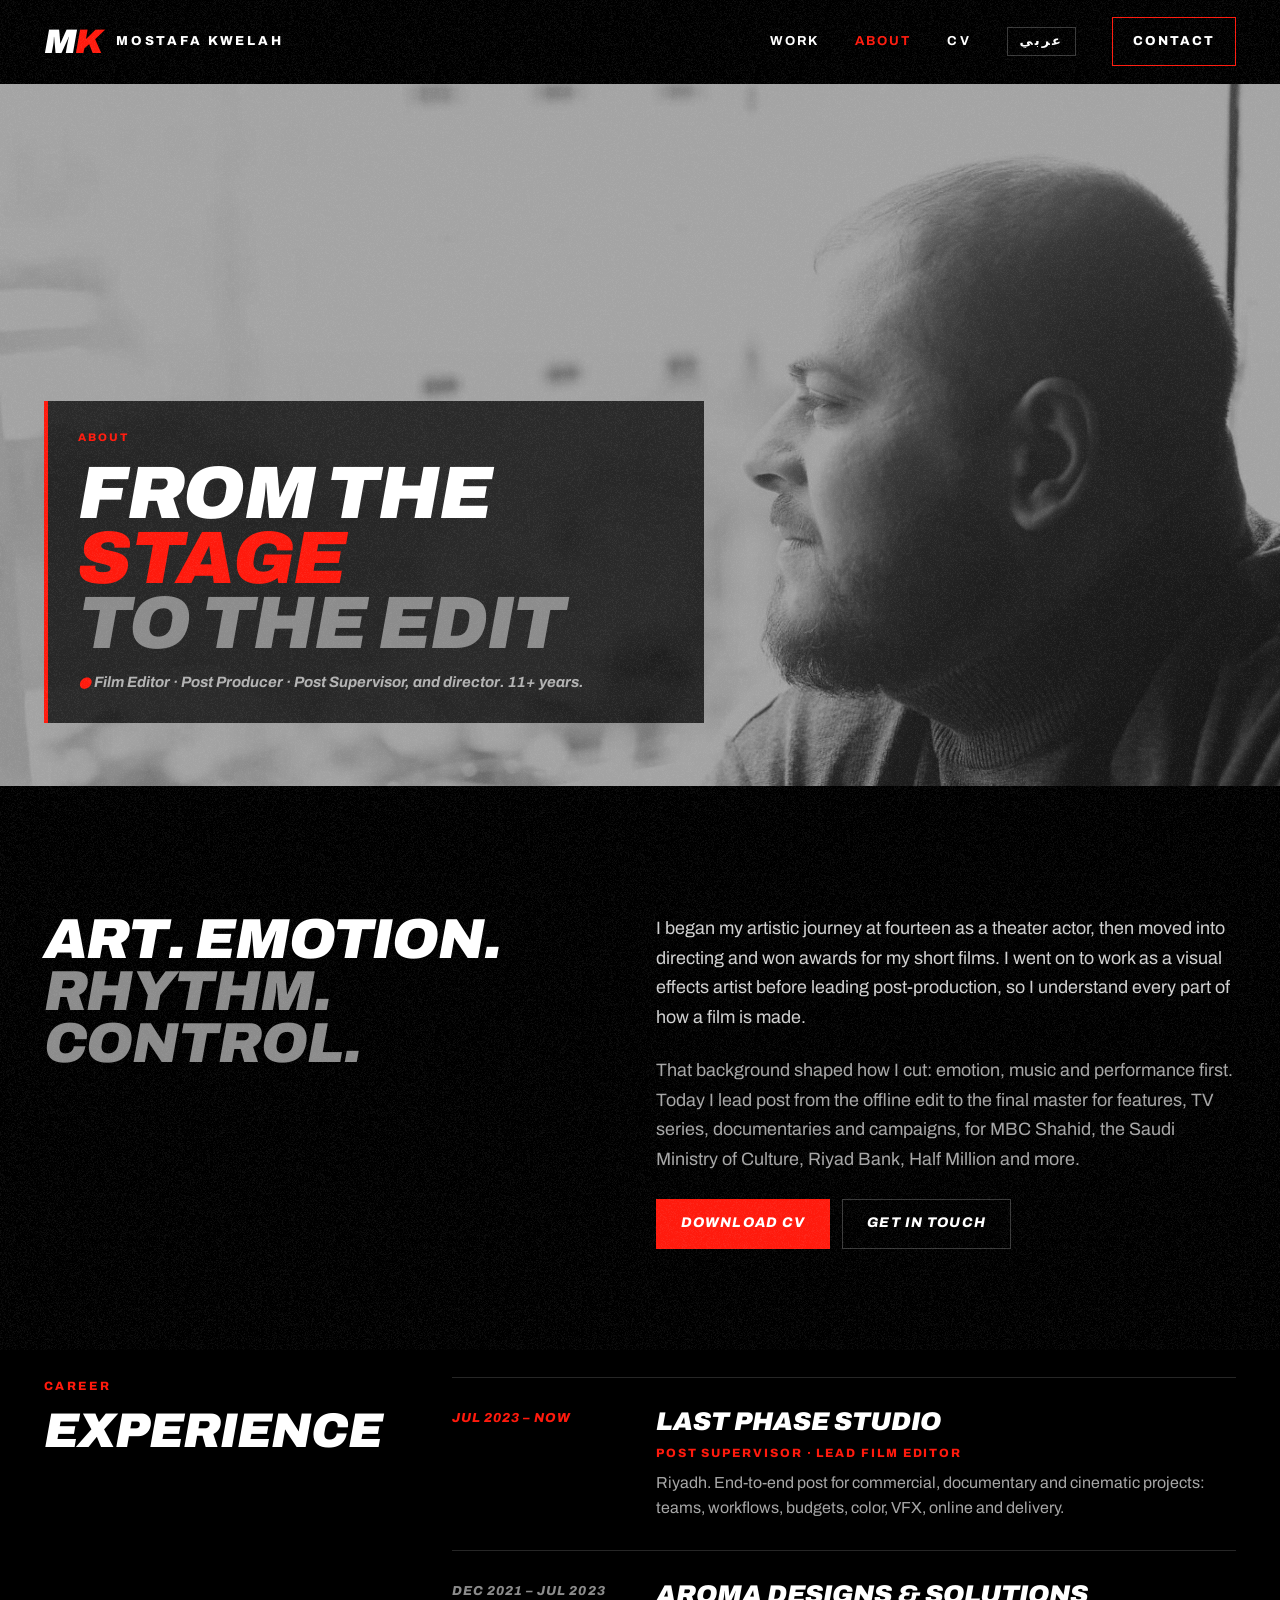
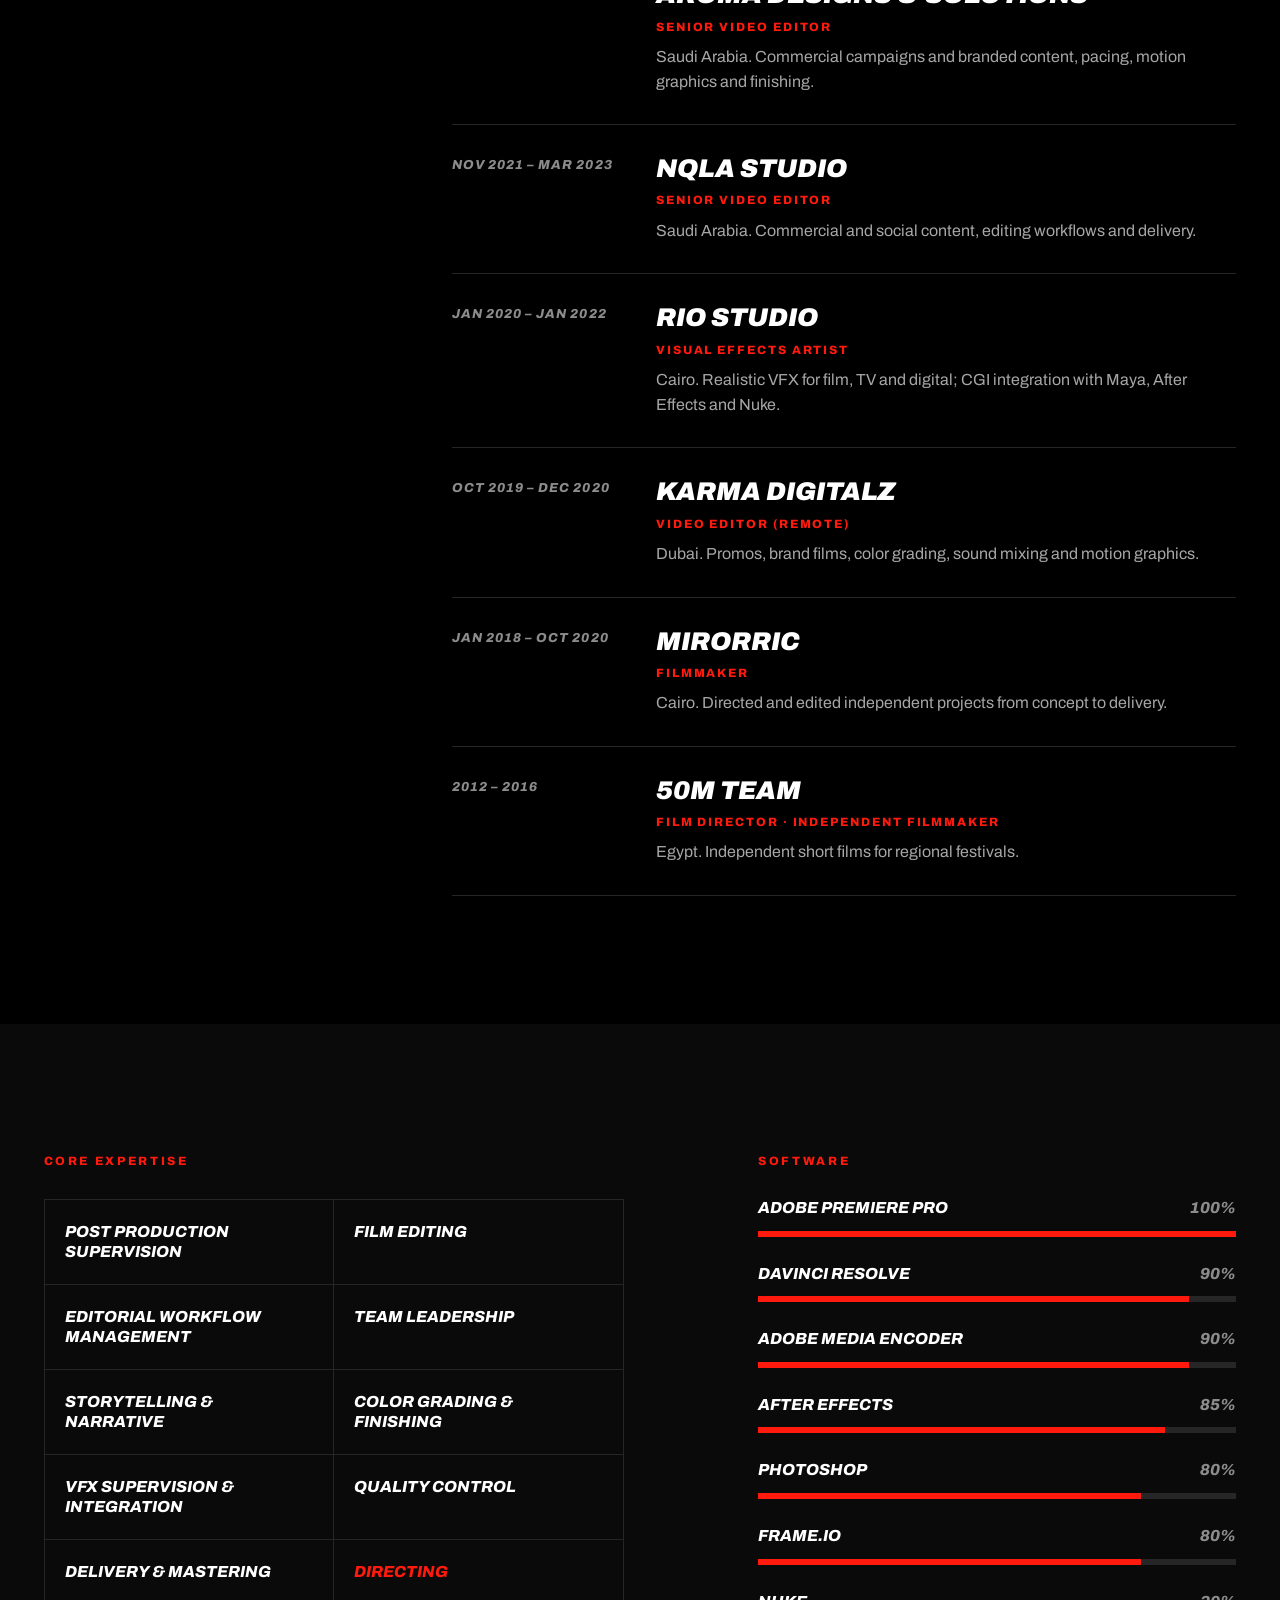
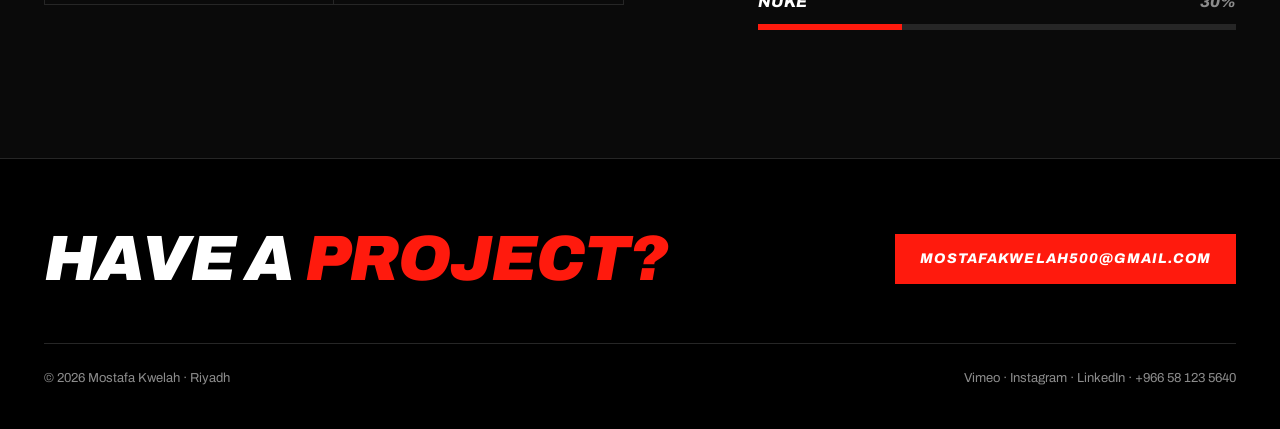
<file: about.html>
<!doctype html>
<html lang="en" dir="ltr">
<head>
<meta charset="utf-8">
<meta name="viewport" content="width=device-width, initial-scale=1">
<title>About | Mostafa Kwelah</title>
<meta name="description" content="From theater actor to director, VFX artist and post supervisor: the story, experience and toolkit of Riyadh-based film editor Mostafa Kwelah.">
<meta name="theme-color" content="#000000">
<meta property="og:type" content="website">
<meta property="og:title" content="About | Mostafa Kwelah">
<meta property="og:description" content="From theater actor to director, VFX artist and post supervisor: the story, experience and toolkit of Riyadh-based film editor Mostafa Kwelah.">
<meta property="og:image" content="https://mostafakwelah.com/assets/img/portrait.jpg?v=eb325dc6">
<meta property="og:locale" content="en_US">
<meta name="twitter:card" content="summary_large_image">
<link rel="canonical" href="https://mostafakwelah.com/about.html">
<link rel="alternate" hreflang="en" href="https://mostafakwelah.com/about.html">
<link rel="alternate" hreflang="ar" href="https://mostafakwelah.com/ar/about.html">
<link rel="alternate" hreflang="x-default" href="https://mostafakwelah.com/about.html">
<link rel="icon" href="assets/favicon.svg?v=0c76da22" type="image/svg+xml">
<link rel="preconnect" href="https://fonts.googleapis.com">
<link rel="preconnect" href="https://fonts.gstatic.com" crossorigin>
<link href="https://fonts.googleapis.com/css2?family=Archivo:ital,wdth,wght@0,62..125,400..900;1,62..125,400..900&amp;display=swap" rel="stylesheet">
<link rel="stylesheet" href="assets/css/style.css?v=d17fa233">
<script type="application/ld+json">{"@context": "https://schema.org", "@graph": [{"@type": "Person", "@id": "https://mostafakwelah.com/#person", "name": "Mostafa Kwelah", "alternateName": ["مصطفى كويله", "Mostafa Kwelah Film Editor"], "url": "https://mostafakwelah.com/", "image": "https://mostafakwelah.com/assets/img/portrait.jpg?v=eb325dc6", "email": "mailto:mostafakwelah500@gmail.com", "telephone": "+966581235640", "jobTitle": ["Film Editor", "Post Producer", "Post Production Supervisor", "Film Director", "مونتير أفلام", "مشرف ما بعد الإنتاج"], "description": "Film Editor, Post Producer and Post Supervisor based in Riyadh, Saudi Arabia, with 11+ years in films, Shahid originals, documentaries, commercials and national campaigns.", "address": {"@type": "PostalAddress", "addressLocality": "Riyadh", "addressCountry": "SA"}, "workLocation": {"@type": "Place", "name": "Riyadh, Saudi Arabia"}, "worksFor": {"@type": "Organization", "name": "Last Phase Studio"}, "alumniOf": {"@type": "CollegeOrUniversity", "name": "Damanhour University"}, "knowsLanguage": ["ar", "en"], "knowsAbout": ["Film editing", "Post-production supervision", "Documentary editing", "Commercial editing", "Color grading", "VFX supervision", "Adobe Premiere Pro", "DaVinci Resolve", "مونتاج الأفلام", "ما بعد الإنتاج"], "award": ["Golden Palm, Best Short Film, 12th Saudi Film Festival 2026 (Majhool)", "Silver Dolphin, Cannes Corporate Media & TV Awards 2023 (The Year of Saudi Coffee)", "Platinum Winner, Vega Digital Awards 2023 (Saudi Coffee, Culture in a Cup)", "Winner, MUSE Creative Awards 2023 (Tradition and Habits)", "Best National Day Campaign 2023 (UBAYHA)"], "sameAs": ["https://vimeo.com/user108404931", "https://instagram.com/mostafa_kwelah", "https://www.linkedin.com/in/mostafa-kwelah-7a22761a0", "https://www.behance.net/mostafakwelah"]}, {"@type": "ProfilePage", "@id": "https://mostafakwelah.com/about.html", "url": "https://mostafakwelah.com/about.html", "inLanguage": "en", "isPartOf": {"@id": "https://mostafakwelah.com/#website"}, "mainEntity": {"@id": "https://mostafakwelah.com/#person"}}]}</script>

</head>
<body>
<a class="skip" href="#main">Skip to content</a>
<div class="grain" aria-hidden="true"></div>
<header class="nav">
<a class="brand" href="index.html" aria-label="Mostafa Kwelah, home"><span class="mk">M<span>K</span></span><span class="brand__name">MOSTAFA KWELAH</span></a>
<nav class="nav__links" aria-label="Main">
<a href="work.html">WORK</a>
<a href="about.html" aria-current="page">ABOUT</a>
<a href="assets/Mostafa_Kwelah_CV_2026.pdf?v=73ee4cd3" target="_blank" rel="noopener">CV</a>
<a class="lang" href="ar/about.html" hreflang="ar" lang="ar">عربي</a>
<a class="nav__cta" href="index.html#contact">CONTACT</a>
</nav>
<a class="lang lang--m" href="ar/about.html" hreflang="ar" lang="ar">عربي</a>
<button class="menu-btn" type="button" aria-label="Open menu" aria-expanded="false" aria-controls="mobile-menu">
<svg class="open" viewBox="0 0 24 24" fill="none" stroke="currentColor" stroke-width="2" stroke-linecap="round" aria-hidden="true"><path d="M4 8h16M4 16h16"/></svg>
<svg class="close" viewBox="0 0 24 24" fill="none" stroke="currentColor" stroke-width="2" stroke-linecap="round" aria-hidden="true"><path d="M6 6l12 12M18 6L6 18"/></svg>
</button>
</header>
<nav class="mobile-menu" id="mobile-menu" aria-label="Mobile">
<a class="big" href="index.html">Home</a>
<a class="big" href="work.html">Work</a>
<a class="big" href="about.html">About</a>
<a class="big" href="index.html#contact">Contact</a>
<div class="meta"><a href="mailto:mostafakwelah500@gmail.com">mostafakwelah500@gmail.com</a><a href="tel:+966581235640" dir="ltr">+966 58 123 5640</a><a href="assets/Mostafa_Kwelah_CV_2026.pdf?v=73ee4cd3" target="_blank" rel="noopener">Download CV</a></div>
</nav>
<main id="main">
<section class="about-hero">
<img src="assets/img/portrait.jpg?v=eb325dc6" alt="Portrait of Mostafa Kwelah">
<div class="hero__card">
<span class="eyebrow">About</span>
<h1 class="display">From the <span class="red">stage</span><br><span class="grey">to the edit</span></h1>
<p class="lead">Film Editor · Post Producer · Post Supervisor, and director. 11+ years.</p>
</div>
</section>

<section class="section">
<div class="intro reveal">
<h2 class="display">Art. Emotion.<br><span class="grey">Rhythm.<br>Control.</span></h2>
<div class="intro__text">
<p>I began my artistic journey at fourteen as a theater actor, then moved into directing and won awards for my short films. I went on to work as a visual effects artist before leading post-production, so I understand every part of how a film is made.</p>
<p>That background shaped how I cut: emotion, music and performance first. Today I lead post from the offline edit to the final master for features, TV series, documentaries and campaigns, for MBC Shahid, the Saudi Ministry of Culture, Riyad Bank, Half Million and more.</p>
<div class="btn-row"><a class="btn btn--red" href="assets/Mostafa_Kwelah_CV_2026.pdf?v=73ee4cd3" target="_blank" rel="noopener">Download CV</a><a class="btn" href="index.html#contact">Get in touch</a></div>
</div>
</div>
</section>

<section class="section" aria-labelledby="exp-title" style="padding-top:0">
<div class="split">
<div class="split__head reveal"><span class="eyebrow">Career</span><h2 class="display" id="exp-title" style="font-size:clamp(40px,3.8vw,56px)">Experience</h2></div>
<div class="split__body">
<div class="job reveal"><span class="job__date">JUL 2023 – NOW</span><div><span class="job__co">Last Phase Studio</span><span class="job__role">Post Supervisor · Lead Film Editor</span><p>Riyadh. End-to-end post for commercial, documentary and cinematic projects: teams, workflows, budgets, color, VFX, online and delivery.</p></div></div>
<div class="job reveal"><span class="job__date">DEC 2021 – JUL 2023</span><div><span class="job__co">Aroma Designs &amp; Solutions</span><span class="job__role">Senior Video Editor</span><p>Saudi Arabia. Commercial campaigns and branded content, pacing, motion graphics and finishing.</p></div></div>
<div class="job reveal"><span class="job__date">NOV 2021 – MAR 2023</span><div><span class="job__co">Nqla Studio</span><span class="job__role">Senior Video Editor</span><p>Saudi Arabia. Commercial and social content, editing workflows and delivery.</p></div></div>
<div class="job reveal"><span class="job__date">JAN 2020 – JAN 2022</span><div><span class="job__co">Rio Studio</span><span class="job__role">Visual Effects Artist</span><p>Cairo. Realistic VFX for film, TV and digital; CGI integration with Maya, After Effects and Nuke.</p></div></div>
<div class="job reveal"><span class="job__date">OCT 2019 – DEC 2020</span><div><span class="job__co">Karma Digitalz</span><span class="job__role">Video Editor (remote)</span><p>Dubai. Promos, brand films, color grading, sound mixing and motion graphics.</p></div></div>
<div class="job reveal"><span class="job__date">JAN 2018 – OCT 2020</span><div><span class="job__co">Mirorric</span><span class="job__role">Filmmaker</span><p>Cairo. Directed and edited independent projects from concept to delivery.</p></div></div>
<div class="job reveal"><span class="job__date">2012 – 2016</span><div><span class="job__co">50M Team</span><span class="job__role">Film Director · Independent Filmmaker</span><p>Egypt. Independent short films for regional festivals.</p></div></div>
</div>
</div>
</section>

<section class="section section--alt">
<div class="skills">
<div class="skills__exp reveal"><span class="eyebrow">Core expertise</span>
<ul class="expertise">
<li>Post Production Supervision</li>
<li>Film Editing</li>
<li>Editorial Workflow Management</li>
<li>Team Leadership</li>
<li>Storytelling &amp; Narrative</li>
<li>Color Grading &amp; Finishing</li>
<li>VFX Supervision &amp; Integration</li>
<li>Quality Control</li>
<li>Delivery &amp; Mastering</li>
<li class="red">Directing</li>
</ul>
</div>
<div class="skills__soft reveal"><span class="eyebrow">Software</span>
<div class="bar"><div class="bar__label"><span>Adobe Premiere Pro</span><span>100%</span></div><div class="bar__track" role="img" aria-label="Adobe Premiere Pro 100%"><div class="bar__fill" style="width:100%"></div></div></div>
<div class="bar"><div class="bar__label"><span>DaVinci Resolve</span><span>90%</span></div><div class="bar__track" role="img" aria-label="DaVinci Resolve 90%"><div class="bar__fill" style="width:90%"></div></div></div>
<div class="bar"><div class="bar__label"><span>Adobe Media Encoder</span><span>90%</span></div><div class="bar__track" role="img" aria-label="Adobe Media Encoder 90%"><div class="bar__fill" style="width:90%"></div></div></div>
<div class="bar"><div class="bar__label"><span>After Effects</span><span>85%</span></div><div class="bar__track" role="img" aria-label="After Effects 85%"><div class="bar__fill" style="width:85%"></div></div></div>
<div class="bar"><div class="bar__label"><span>Photoshop</span><span>80%</span></div><div class="bar__track" role="img" aria-label="Photoshop 80%"><div class="bar__fill" style="width:80%"></div></div></div>
<div class="bar"><div class="bar__label"><span>Frame.io</span><span>80%</span></div><div class="bar__track" role="img" aria-label="Frame.io 80%"><div class="bar__fill" style="width:80%"></div></div></div>
<div class="bar"><div class="bar__label"><span>Nuke</span><span>30%</span></div><div class="bar__track" role="img" aria-label="Nuke 30%"><div class="bar__fill" style="width:30%"></div></div></div>
</div>
</div>
</section>
</main>
<footer class="footer">
<div class="footer__cta"><h2 class="display">Have a <span class="red">project?</span></h2><a class="btn btn--red" href="mailto:mostafakwelah500@gmail.com">MOSTAFAKWELAH500@GMAIL.COM</a></div>
<div class="footer__base"><span>© 2026 Mostafa Kwelah · Riyadh</span><span><a href="https://vimeo.com/user108404931" target="_blank" rel="noopener">Vimeo</a> · <a href="https://instagram.com/mostafa_kwelah" target="_blank" rel="noopener">Instagram</a> · <a href="https://www.linkedin.com/in/mostafa-kwelah-7a22761a0" target="_blank" rel="noopener">LinkedIn</a> · <a href="tel:+966581235640" dir="ltr">+966 58 123 5640</a></span></div>
</footer>
<div class="lightbox" role="dialog" aria-modal="true" aria-label="Showreel"><button class="round-btn" type="button" aria-label="Close video"><svg viewBox="0 0 24 24" fill="none" stroke="currentColor" stroke-width="2" stroke-linecap="round" aria-hidden="true"><path d="M6 6l12 12M18 6L6 18"/></svg></button><div class="lightbox__frame"></div><div class="lightbox__bar" hidden><button type="button" class="lb-prev" aria-label="Previous video">Prev</button><span class="lightbox__label" aria-live="polite"></span><button type="button" class="lb-next" aria-label="Next video">Next</button></div></div>
<script src="assets/js/main.js?v=0fce5d16"></script>
</body>
</html>
</file>
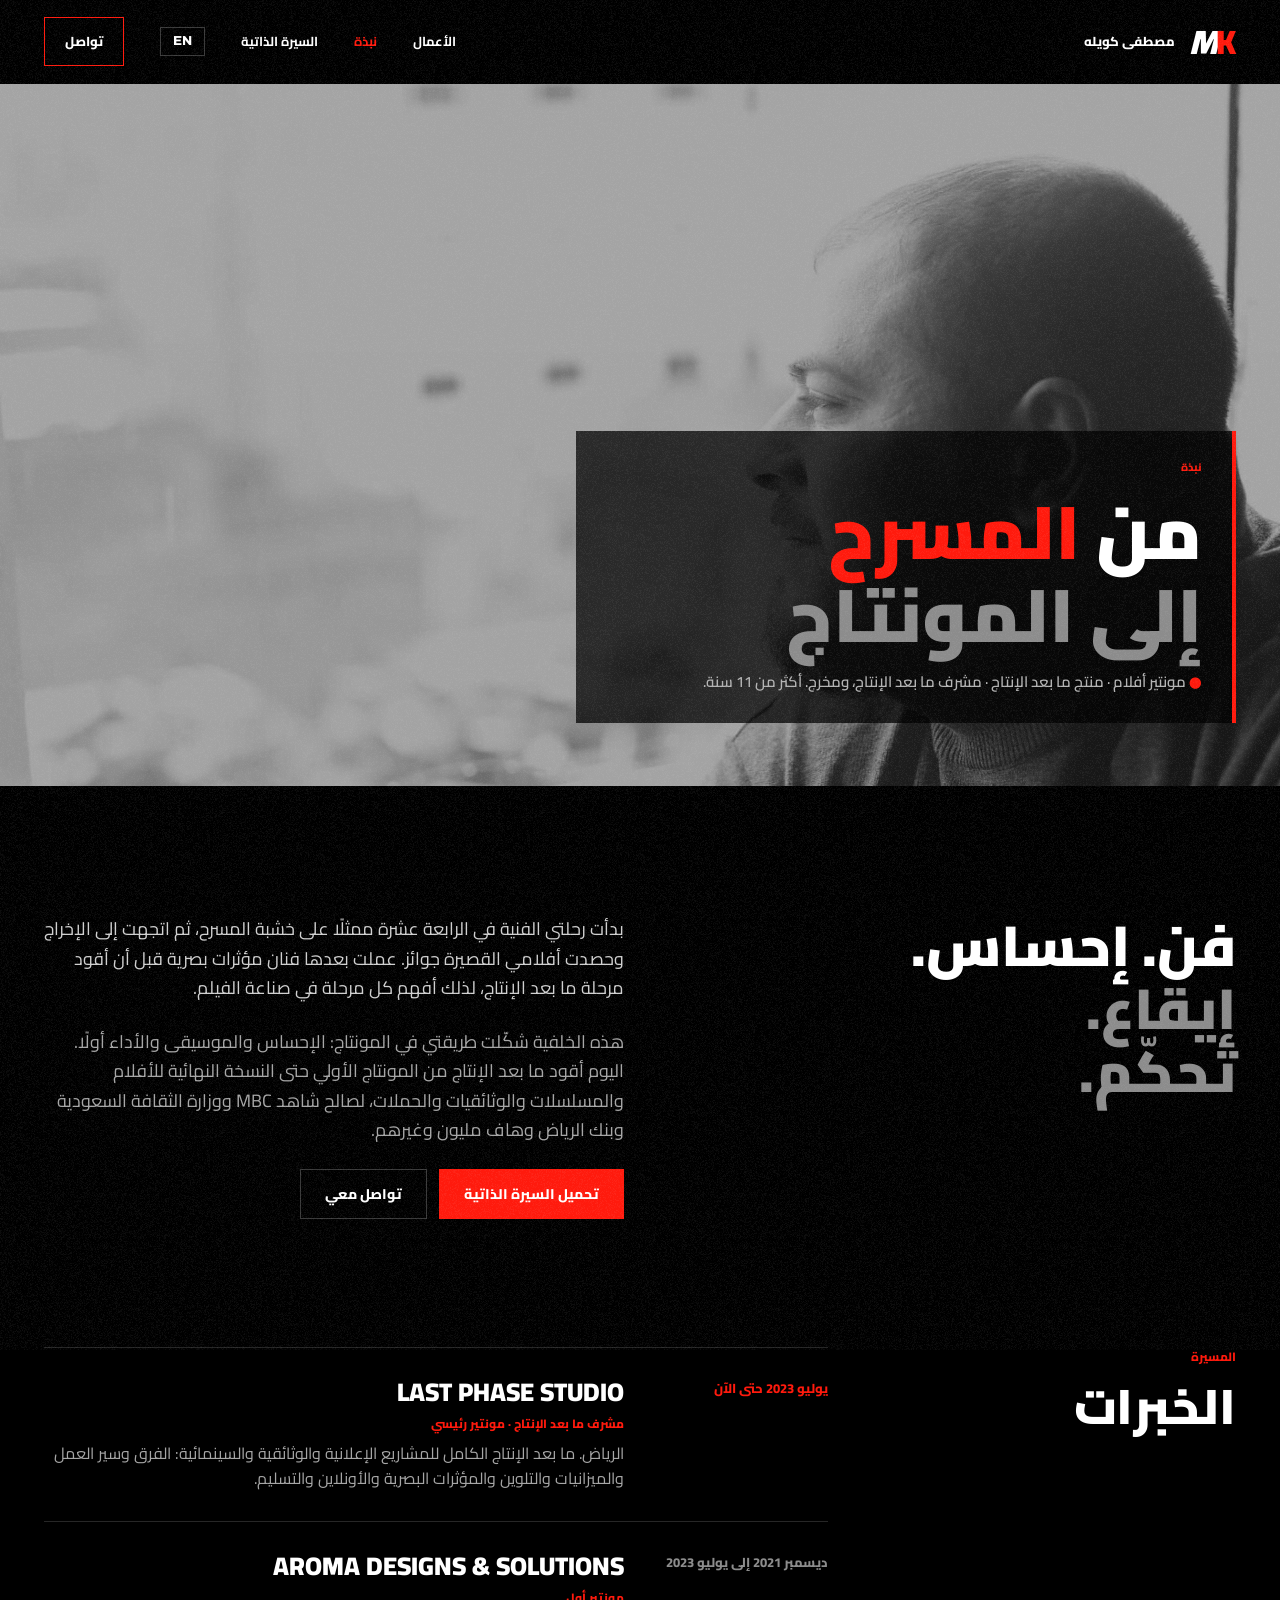
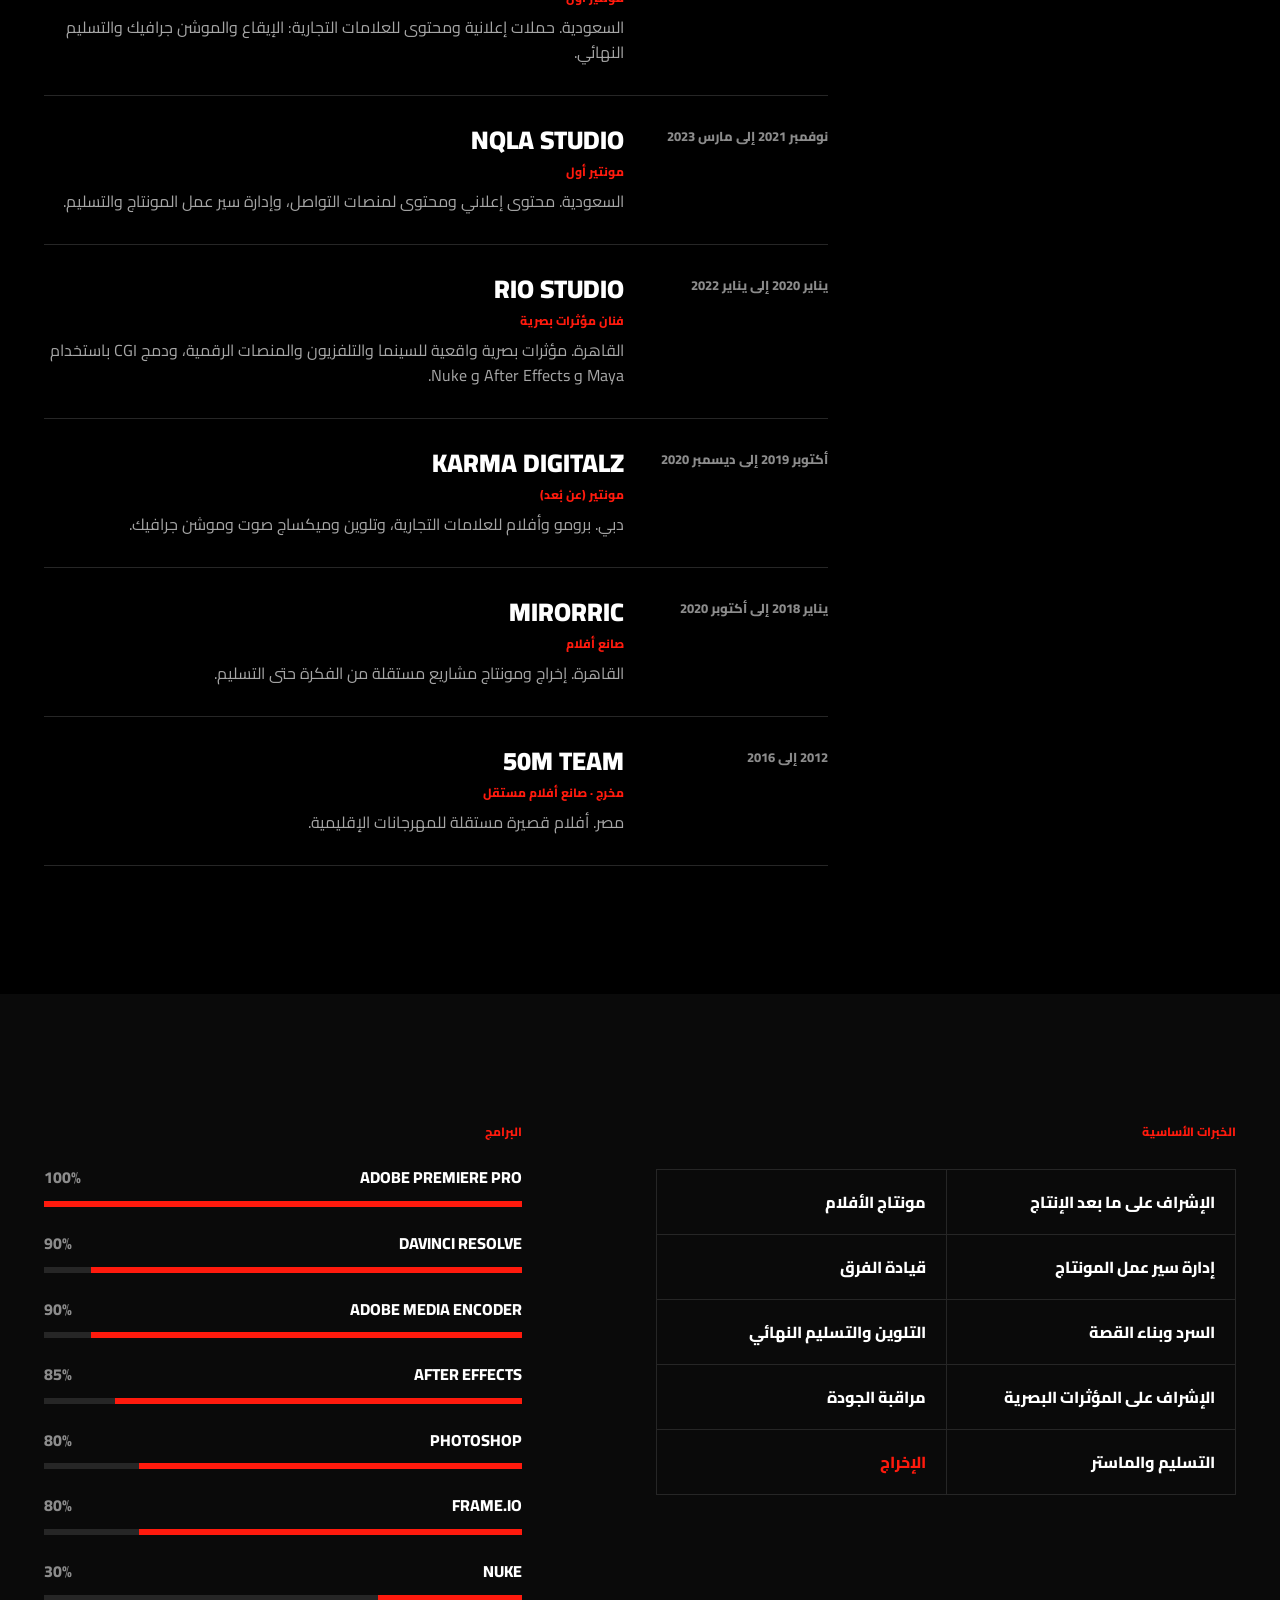
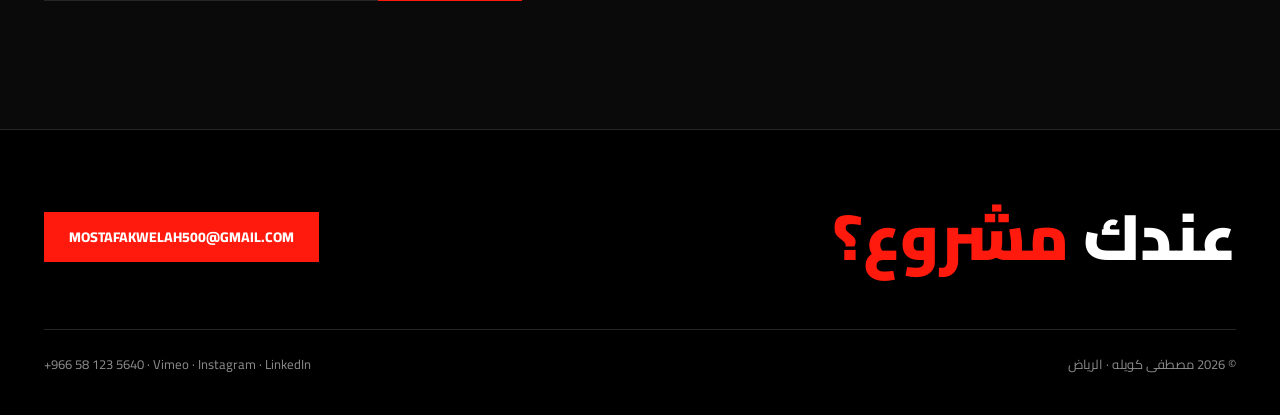
<file: ar/about.html>
<!doctype html>
<html lang="ar" dir="rtl">
<head>
<meta charset="utf-8">
<meta name="viewport" content="width=device-width, initial-scale=1">
<title>نبذة | مصطفى كويله، مونتير أفلام ومشرف ما بعد الإنتاج</title>
<meta name="description" content="من ممثل مسرحي إلى مخرج وفنان مؤثرات بصرية ومشرف ما بعد الإنتاج: قصة مصطفى كويله، مونتير الأفلام المقيم في الرياض، وخبراته وأدواته.">
<meta name="theme-color" content="#000000">
<meta property="og:type" content="website">
<meta property="og:title" content="نبذة | مصطفى كويله، مونتير أفلام ومشرف ما بعد الإنتاج">
<meta property="og:description" content="من ممثل مسرحي إلى مخرج وفنان مؤثرات بصرية ومشرف ما بعد الإنتاج: قصة مصطفى كويله، مونتير الأفلام المقيم في الرياض، وخبراته وأدواته.">
<meta property="og:image" content="https://mostafakwelah.com/assets/img/portrait.jpg?v=eb325dc6">
<meta property="og:locale" content="ar_SA">
<meta name="twitter:card" content="summary_large_image">
<link rel="canonical" href="https://mostafakwelah.com/ar/about.html">
<link rel="alternate" hreflang="en" href="https://mostafakwelah.com/about.html">
<link rel="alternate" hreflang="ar" href="https://mostafakwelah.com/ar/about.html">
<link rel="alternate" hreflang="x-default" href="https://mostafakwelah.com/about.html">
<link rel="icon" href="../assets/favicon.svg?v=0c76da22" type="image/svg+xml">
<link rel="preconnect" href="https://fonts.googleapis.com">
<link rel="preconnect" href="https://fonts.gstatic.com" crossorigin>
<link href="https://fonts.googleapis.com/css2?family=Archivo:ital,wdth,wght@0,62..125,400..900;1,62..125,400..900&amp;display=swap" rel="stylesheet">
<link href="https://fonts.googleapis.com/css2?family=Cairo:wght@400..1000&amp;display=swap" rel="stylesheet">
<link rel="stylesheet" href="../assets/css/style.css?v=d17fa233">
<script type="application/ld+json">{"@context": "https://schema.org", "@graph": [{"@type": "Person", "@id": "https://mostafakwelah.com/#person", "name": "Mostafa Kwelah", "alternateName": ["مصطفى كويله", "Mostafa Kwelah Film Editor"], "url": "https://mostafakwelah.com/", "image": "https://mostafakwelah.com/assets/img/portrait.jpg?v=eb325dc6", "email": "mailto:mostafakwelah500@gmail.com", "telephone": "+966581235640", "jobTitle": ["Film Editor", "Post Producer", "Post Production Supervisor", "Film Director", "مونتير أفلام", "مشرف ما بعد الإنتاج"], "description": "مونتير أفلام ومنتج ومشرف ما بعد الإنتاج في الرياض، المملكة العربية السعودية، بخبرة تزيد على 11 سنة في الأفلام وإنتاجات شاهد الأصلية والوثائقيات والإعلانات والحملات الوطنية.", "address": {"@type": "PostalAddress", "addressLocality": "Riyadh", "addressCountry": "SA"}, "workLocation": {"@type": "Place", "name": "Riyadh, Saudi Arabia"}, "worksFor": {"@type": "Organization", "name": "Last Phase Studio"}, "alumniOf": {"@type": "CollegeOrUniversity", "name": "Damanhour University"}, "knowsLanguage": ["ar", "en"], "knowsAbout": ["Film editing", "Post-production supervision", "Documentary editing", "Commercial editing", "Color grading", "VFX supervision", "Adobe Premiere Pro", "DaVinci Resolve", "مونتاج الأفلام", "ما بعد الإنتاج"], "award": ["Golden Palm, Best Short Film, 12th Saudi Film Festival 2026 (Majhool)", "Silver Dolphin, Cannes Corporate Media & TV Awards 2023 (The Year of Saudi Coffee)", "Platinum Winner, Vega Digital Awards 2023 (Saudi Coffee, Culture in a Cup)", "Winner, MUSE Creative Awards 2023 (Tradition and Habits)", "Best National Day Campaign 2023 (UBAYHA)"], "sameAs": ["https://vimeo.com/user108404931", "https://instagram.com/mostafa_kwelah", "https://www.linkedin.com/in/mostafa-kwelah-7a22761a0", "https://www.behance.net/mostafakwelah"]}, {"@type": "ProfilePage", "@id": "https://mostafakwelah.com/ar/about.html", "url": "https://mostafakwelah.com/ar/about.html", "inLanguage": "ar", "isPartOf": {"@id": "https://mostafakwelah.com/#website"}, "mainEntity": {"@id": "https://mostafakwelah.com/#person"}}]}</script>

</head>
<body>
<a class="skip" href="#main">انتقل إلى المحتوى</a>
<div class="grain" aria-hidden="true"></div>
<header class="nav">
<a class="brand" href="index.html" aria-label="مصطفى كويله، الرئيسية"><span class="mk">M<span>K</span></span><span class="brand__name">مصطفى كويله</span></a>
<nav class="nav__links" aria-label="القائمة الرئيسية">
<a href="work.html">الأعمال</a>
<a href="about.html" aria-current="page">نبذة</a>
<a href="../assets/Mostafa_Kwelah_CV_2026.pdf?v=73ee4cd3" target="_blank" rel="noopener">السيرة الذاتية</a>
<a class="lang" href="../about.html" hreflang="en" lang="en">EN</a>
<a class="nav__cta" href="index.html#contact">تواصل</a>
</nav>
<a class="lang lang--m" href="../about.html" hreflang="en" lang="en">EN</a>
<button class="menu-btn" type="button" aria-label="فتح القائمة" aria-expanded="false" aria-controls="mobile-menu">
<svg class="open" viewBox="0 0 24 24" fill="none" stroke="currentColor" stroke-width="2" stroke-linecap="round" aria-hidden="true"><path d="M4 8h16M4 16h16"/></svg>
<svg class="close" viewBox="0 0 24 24" fill="none" stroke="currentColor" stroke-width="2" stroke-linecap="round" aria-hidden="true"><path d="M6 6l12 12M18 6L6 18"/></svg>
</button>
</header>
<nav class="mobile-menu" id="mobile-menu" aria-label="قائمة الجوال">
<a class="big" href="index.html">الرئيسية</a>
<a class="big" href="work.html">الأعمال</a>
<a class="big" href="about.html">نبذة</a>
<a class="big" href="index.html#contact">تواصل</a>
<div class="meta"><a href="mailto:mostafakwelah500@gmail.com">mostafakwelah500@gmail.com</a><a href="tel:+966581235640" dir="ltr">+966 58 123 5640</a><a href="../assets/Mostafa_Kwelah_CV_2026.pdf?v=73ee4cd3" target="_blank" rel="noopener">تحميل السيرة الذاتية</a></div>
</nav>
<main id="main">
<section class="about-hero">
<img src="../assets/img/portrait.jpg?v=eb325dc6" alt="صورة مصطفى كويله">
<div class="hero__card">
<span class="eyebrow">نبذة</span>
<h1 class="display">من <span class="red">المسرح</span><br><span class="grey">إلى المونتاج</span></h1>
<p class="lead">مونتير أفلام · منتج ما بعد الإنتاج · مشرف ما بعد الإنتاج، ومخرج. أكثر من 11 سنة.</p>
</div>
</section>

<section class="section">
<div class="intro reveal">
<h2 class="display">فن. إحساس.<br><span class="grey">إيقاع.<br>تحكّم.</span></h2>
<div class="intro__text">
<p>بدأت رحلتي الفنية في الرابعة عشرة ممثلًا على خشبة المسرح، ثم اتجهت إلى الإخراج وحصدت أفلامي القصيرة جوائز. عملت بعدها فنان مؤثرات بصرية قبل أن أقود مرحلة ما بعد الإنتاج، لذلك أفهم كل مرحلة في صناعة الفيلم.</p>
<p>هذه الخلفية شكّلت طريقتي في المونتاج: الإحساس والموسيقى والأداء أولًا. اليوم أقود ما بعد الإنتاج من المونتاج الأولي حتى النسخة النهائية للأفلام والمسلسلات والوثائقيات والحملات، لصالح شاهد MBC ووزارة الثقافة السعودية وبنك الرياض وهاف مليون وغيرهم.</p>
<div class="btn-row"><a class="btn btn--red" href="../assets/Mostafa_Kwelah_CV_2026.pdf?v=73ee4cd3" target="_blank" rel="noopener">تحميل السيرة الذاتية</a><a class="btn" href="index.html#contact">تواصل معي</a></div>
</div>
</div>
</section>

<section class="section" aria-labelledby="exp-title" style="padding-top:0">
<div class="split">
<div class="split__head reveal"><span class="eyebrow">المسيرة</span><h2 class="display" id="exp-title" style="font-size:clamp(40px,3.8vw,56px)">الخبرات</h2></div>
<div class="split__body">
<div class="job reveal"><span class="job__date">يوليو 2023 حتى الآن</span><div><span class="job__co">Last Phase Studio</span><span class="job__role">مشرف ما بعد الإنتاج · مونتير رئيسي</span><p>الرياض. ما بعد الإنتاج الكامل للمشاريع الإعلانية والوثائقية والسينمائية: الفرق وسير العمل والميزانيات والتلوين والمؤثرات البصرية والأونلاين والتسليم.</p></div></div>
<div class="job reveal"><span class="job__date">ديسمبر 2021 إلى يوليو 2023</span><div><span class="job__co">Aroma Designs &amp; Solutions</span><span class="job__role">مونتير أول</span><p>السعودية. حملات إعلانية ومحتوى للعلامات التجارية: الإيقاع والموشن جرافيك والتسليم النهائي.</p></div></div>
<div class="job reveal"><span class="job__date">نوفمبر 2021 إلى مارس 2023</span><div><span class="job__co">Nqla Studio</span><span class="job__role">مونتير أول</span><p>السعودية. محتوى إعلاني ومحتوى لمنصات التواصل، وإدارة سير عمل المونتاج والتسليم.</p></div></div>
<div class="job reveal"><span class="job__date">يناير 2020 إلى يناير 2022</span><div><span class="job__co">Rio Studio</span><span class="job__role">فنان مؤثرات بصرية</span><p>القاهرة. مؤثرات بصرية واقعية للسينما والتلفزيون والمنصات الرقمية، ودمج CGI باستخدام Maya و After Effects و Nuke.</p></div></div>
<div class="job reveal"><span class="job__date">أكتوبر 2019 إلى ديسمبر 2020</span><div><span class="job__co">Karma Digitalz</span><span class="job__role">مونتير (عن بُعد)</span><p>دبي. برومو وأفلام للعلامات التجارية، وتلوين وميكساج صوت وموشن جرافيك.</p></div></div>
<div class="job reveal"><span class="job__date">يناير 2018 إلى أكتوبر 2020</span><div><span class="job__co">Mirorric</span><span class="job__role">صانع أفلام</span><p>القاهرة. إخراج ومونتاج مشاريع مستقلة من الفكرة حتى التسليم.</p></div></div>
<div class="job reveal"><span class="job__date">2012 إلى 2016</span><div><span class="job__co">50M Team</span><span class="job__role">مخرج · صانع أفلام مستقل</span><p>مصر. أفلام قصيرة مستقلة للمهرجانات الإقليمية.</p></div></div>
</div>
</div>
</section>

<section class="section section--alt">
<div class="skills">
<div class="skills__exp reveal"><span class="eyebrow">الخبرات الأساسية</span>
<ul class="expertise">
<li>الإشراف على ما بعد الإنتاج</li>
<li>مونتاج الأفلام</li>
<li>إدارة سير عمل المونتاج</li>
<li>قيادة الفرق</li>
<li>السرد وبناء القصة</li>
<li>التلوين والتسليم النهائي</li>
<li>الإشراف على المؤثرات البصرية</li>
<li>مراقبة الجودة</li>
<li>التسليم والماستر</li>
<li class="red">الإخراج</li>
</ul>
</div>
<div class="skills__soft reveal"><span class="eyebrow">البرامج</span>
<div class="bar"><div class="bar__label"><span>Adobe Premiere Pro</span><span>100%</span></div><div class="bar__track" role="img" aria-label="Adobe Premiere Pro 100%"><div class="bar__fill" style="width:100%"></div></div></div>
<div class="bar"><div class="bar__label"><span>DaVinci Resolve</span><span>90%</span></div><div class="bar__track" role="img" aria-label="DaVinci Resolve 90%"><div class="bar__fill" style="width:90%"></div></div></div>
<div class="bar"><div class="bar__label"><span>Adobe Media Encoder</span><span>90%</span></div><div class="bar__track" role="img" aria-label="Adobe Media Encoder 90%"><div class="bar__fill" style="width:90%"></div></div></div>
<div class="bar"><div class="bar__label"><span>After Effects</span><span>85%</span></div><div class="bar__track" role="img" aria-label="After Effects 85%"><div class="bar__fill" style="width:85%"></div></div></div>
<div class="bar"><div class="bar__label"><span>Photoshop</span><span>80%</span></div><div class="bar__track" role="img" aria-label="Photoshop 80%"><div class="bar__fill" style="width:80%"></div></div></div>
<div class="bar"><div class="bar__label"><span>Frame.io</span><span>80%</span></div><div class="bar__track" role="img" aria-label="Frame.io 80%"><div class="bar__fill" style="width:80%"></div></div></div>
<div class="bar"><div class="bar__label"><span>Nuke</span><span>30%</span></div><div class="bar__track" role="img" aria-label="Nuke 30%"><div class="bar__fill" style="width:30%"></div></div></div>
</div>
</div>
</section>
</main>
<footer class="footer">
<div class="footer__cta"><h2 class="display">عندك <span class="red">مشروع؟</span></h2><a class="btn btn--red" href="mailto:mostafakwelah500@gmail.com">MOSTAFAKWELAH500@GMAIL.COM</a></div>
<div class="footer__base"><span>© 2026 مصطفى كويله · الرياض</span><span><a href="https://vimeo.com/user108404931" target="_blank" rel="noopener">Vimeo</a> · <a href="https://instagram.com/mostafa_kwelah" target="_blank" rel="noopener">Instagram</a> · <a href="https://www.linkedin.com/in/mostafa-kwelah-7a22761a0" target="_blank" rel="noopener">LinkedIn</a> · <a href="tel:+966581235640" dir="ltr">+966 58 123 5640</a></span></div>
</footer>
<div class="lightbox" role="dialog" aria-modal="true" aria-label="فيديو"><button class="round-btn" type="button" aria-label="إغلاق الفيديو"><svg viewBox="0 0 24 24" fill="none" stroke="currentColor" stroke-width="2" stroke-linecap="round" aria-hidden="true"><path d="M6 6l12 12M18 6L6 18"/></svg></button><div class="lightbox__frame"></div><div class="lightbox__bar" hidden><button type="button" class="lb-prev" aria-label="الفيديو السابق">السابق</button><span class="lightbox__label" aria-live="polite"></span><button type="button" class="lb-next" aria-label="الفيديو التالي">التالي</button></div></div>
<script src="../assets/js/main.js?v=0fce5d16"></script>
</body>
</html>
</file>
<file: assets/css/style.css>
/* Mostafa Kwelah: portfolio */
:root {
  --bg: #000000;
  --bg-2: #0A0A0A;
  --surface: #0E0E0E;
  --line: #262626;
  --line-2: #3A3A3A;
  --text: #FFFFFF;
  --soft: #D0D0D0;
  --muted: #A6A6A6;
  --grey: #8C8C8C;
  --red: #FF1A0D;
  --red-dark: #D91409;
  --pad: clamp(16px, 3.4vw, 48px);
  --nav-h: 84px;
  --grain-opacity: 0.06;
  --blur: 0px;
  --skew: 0deg;
  color-scheme: dark;
}

*, *::before, *::after { box-sizing: border-box; }
html { -webkit-text-size-adjust: 100%; scroll-behavior: smooth; }
body {
  margin: 0;
  background: var(--bg);
  color: var(--text);
  font-family: 'Archivo', system-ui, -apple-system, sans-serif;
  font-size: 17px;
  line-height: 1.6;
  -webkit-font-smoothing: antialiased;
  overflow-x: hidden;
}
img { display: block; max-width: 100%; }
a { color: inherit; text-decoration: none; }
a:hover { color: var(--red); }
button { font: inherit; color: inherit; }
h1, h2, h3, p { margin: 0; }
:focus-visible { outline: 2px solid var(--red); outline-offset: 3px; }
.sr-only { position: absolute; width: 1px; height: 1px; padding: 0; margin: -1px; overflow: hidden; clip: rect(0 0 0 0); white-space: nowrap; border: 0; }
.skip { position: absolute; left: 16px; top: -60px; z-index: 200; background: var(--red); padding: 12px 18px; font-weight: 800; }
.skip:focus { top: 12px; color: #fff; }

/* ---------- type ---------- */
.display { font-weight: 900; font-style: italic; text-transform: uppercase; line-height: 0.88; letter-spacing: -0.02em; }
.eyebrow { display: block; font-weight: 800; font-size: 12px; letter-spacing: 0.22em; text-transform: uppercase; color: var(--red); }
.grey { color: var(--grey); }
.red { color: var(--red); }
.lead { font-weight: 700; font-style: italic; font-size: 18px; line-height: 1.45; color: #B3B3B3; }
.lead::before { content: "● "; color: var(--red); }
.body { color: var(--muted); font-size: clamp(16px, 1.3vw, 19px); line-height: 1.65; }

/* ---------- buttons ---------- */
.btn {
  display: inline-flex; align-items: center; justify-content: center; gap: 10px;
  min-height: 50px; padding: 0 24px;
  border: 1px solid var(--line-2); background: transparent;
  font-weight: 800; font-style: italic; font-size: 14px; letter-spacing: 0.08em; text-transform: uppercase;
  cursor: pointer; transition: background .2s, border-color .2s, color .2s;
}
.btn:hover { border-color: var(--red); color: var(--text); }
.btn--red { background: var(--red); border-color: var(--red); }
.btn--red:hover { background: var(--red-dark); border-color: var(--red-dark); }
.btn-row { display: flex; flex-wrap: wrap; gap: 12px; }

/* ---------- grain ---------- */
.grain {
  position: fixed; inset: -50%; z-index: 150; pointer-events: none;
  background-image: url(../grain.png); background-size: 320px 320px;
  opacity: var(--grain-opacity);
  animation: grain .9s steps(5) infinite;
}
@keyframes grain {
  0% { transform: translate(0, 0); }
  20% { transform: translate(-3%, 2%); }
  40% { transform: translate(2%, -3%); }
  60% { transform: translate(-1%, 3%); }
  80% { transform: translate(3%, -1%); }
  100% { transform: translate(0, 0); }
}

/* ---------- scroll blur (images & video only) ---------- */
.fx { filter: blur(var(--blur)); transform: skewY(var(--skew)) scale(1.04); transform-origin: center; }
body.is-moving .fx { will-change: filter, transform; }

/* ---------- nav ---------- */
.nav {
  position: fixed; top: env(safe-area-inset-top, 0px); left: 0; right: 0; z-index: 100; height: var(--nav-h);
  padding: 0 var(--pad); display: flex; align-items: center; justify-content: space-between;
  background: rgba(0, 0, 0, 0.82); backdrop-filter: blur(10px); -webkit-backdrop-filter: blur(10px);
  border-bottom: 1px solid transparent; transition: border-color .3s;
}
.nav.is-scrolled { border-bottom-color: var(--line); }
.brand { display: flex; align-items: center; gap: 14px; }
.brand:hover { color: var(--text); }
.mk { font-weight: 900; font-style: italic; font-size: 34px; letter-spacing: -0.04em; line-height: 1; }
.mk span { color: var(--red); }
.brand__name { font-weight: 800; font-size: 13px; letter-spacing: 0.22em; }
.nav__links { display: flex; align-items: center; gap: 36px; font-weight: 700; font-size: 13px; letter-spacing: 0.16em; }
.nav__links a[aria-current="page"] { color: var(--red); }
.nav__cta { padding: 13px 20px; border: 1px solid var(--red); font-weight: 800; }
.nav__cta:hover { background: var(--red); color: #fff; }
.menu-btn { display: none; width: 48px; height: 48px; border: 1px solid var(--red); background: transparent; align-items: center; justify-content: center; cursor: pointer; }
.menu-btn svg { width: 22px; height: 22px; }
.menu-btn .close { display: none; }
body.menu-open .menu-btn .open { display: none; }
body.menu-open .menu-btn .close { display: block; }

.mobile-menu {
  position: fixed; inset: var(--nav-h) 0 0 0; z-index: 99; background: var(--bg);
  padding: 40px var(--pad); display: flex; flex-direction: column; gap: 8px;
  opacity: 0; visibility: hidden; transition: opacity .25s, visibility .25s;
}
body.menu-open .mobile-menu { opacity: 1; visibility: visible; }
body.menu-open { overflow: hidden; }
.mobile-menu a.big { font-weight: 900; font-style: italic; text-transform: uppercase; font-size: 56px; line-height: 1.05; padding: 6px 0; border-bottom: 1px solid var(--line); }
.mobile-menu .meta { margin-top: auto; display: flex; flex-direction: column; gap: 10px; color: var(--muted); font-size: 15px; }

main { padding-top: var(--nav-h); }

/* ---------- hero ---------- */
.hero { position: relative; height: calc(100svh - var(--nav-h)); min-height: 620px; max-height: 920px; overflow: hidden; background: var(--bg-2); }
.slide { position: absolute; inset: 0; opacity: 0; transition: opacity 1.2s ease; }
.slide.is-active { opacity: 1; }
.slide img, .slide video { width: 100%; height: 100%; object-fit: cover; }
.slide.is-active img { animation: kenburns 9s ease-out both; }
@keyframes kenburns { from { transform: scale(1.1); } to { transform: scale(1.0); } }
.hero::after { content: ""; position: absolute; inset: 0; pointer-events: none;
  background: linear-gradient(to top, rgba(0,0,0,.6) 0%, rgba(0,0,0,.25) 45%, rgba(0,0,0,.2) 100%); }
.hero__card {
  position: absolute; z-index: 2; left: var(--pad); bottom: clamp(24px, 7vh, 72px);
  width: min(460px, calc(100% - 2 * var(--pad)));
  padding: clamp(20px, 2.2vw, 28px) clamp(20px, 2.4vw, 32px) clamp(22px, 2.4vw, 30px);
  background: rgba(0, 0, 0, 0.74); border-left: 4px solid var(--red);
  display: flex; flex-direction: column; gap: 14px;
}
.hero__card .eyebrow { font-size: 11px; letter-spacing: .18em; line-height: 1.6; }
.hero__card .lead { font-size: 15px; line-height: 1.5; margin: 0; }
.hero__card .btn { min-height: 44px; padding: 0 18px; font-size: 12px; }
.hero__title { font-size: clamp(40px, 4.6vw, 68px); }
.hero__title .a { color: #D9D9D9; }
.round-btn {
  position: absolute; z-index: 3; width: 52px; height: 52px; border-radius: 999px;
  border: 1px solid rgba(255, 255, 255, 0.25); background: rgba(0, 0, 0, 0.6);
  display: flex; align-items: center; justify-content: center; cursor: pointer; transition: border-color .2s;
}
.round-btn:hover { border-color: var(--red); }
.round-btn svg { width: 18px; height: 18px; }
.hero .prev { right: calc(var(--pad) + 64px); bottom: clamp(24px, 7vh, 72px); }
.hero .next { right: var(--pad); bottom: clamp(24px, 7vh, 72px); }
.dots { position: absolute; z-index: 3; right: calc(var(--pad) + 136px); bottom: calc(clamp(24px, 7vh, 72px) + 12px); display: flex; gap: 6px; }
.dots button { width: 28px; height: 28px; border: 0; background: transparent; padding: 9px; cursor: pointer; }
.dots button span { display: block; width: 10px; height: 10px; border-radius: 999px; background: #6B6B6B; }
.dots button[aria-current="true"] span { background: var(--red); }

/* ---------- sections ---------- */
.section { padding: clamp(80px, 10vw, 140px) var(--pad); }
.section--alt { background: var(--bg-2); }
.section-head { display: flex; justify-content: space-between; align-items: flex-end; gap: 24px; flex-wrap: wrap; margin-bottom: clamp(48px, 7vw, 100px); }
.section-head .display { font-size: clamp(56px, 8vw, 110px); margin-top: 14px; }

.story__title { font-size: clamp(64px, 11vw, 160px); color: var(--grey); }
.story__sub { font-weight: 800; font-style: italic; text-transform: uppercase; font-size: clamp(22px, 2.4vw, 32px); line-height: 1.05; color: #BFBFBF; margin: 28px 0; }
.story__intro { max-width: 900px; }
.story__intro .body { max-width: 640px; }
.pillars { display: grid; grid-template-columns: repeat(3, minmax(0, 1fr)); gap: 48px; margin-top: clamp(64px, 8vw, 100px); }
.pillar { display: flex; flex-direction: column; gap: 14px; }
.pillar__num { font-weight: 900; font-style: italic; font-size: 64px; line-height: 1; }
.pillar h3 { font-weight: 900; font-style: italic; text-transform: uppercase; font-size: 30px; line-height: 1.05; }
.pillar p { color: var(--muted); font-size: 17px; }

/* featured rows */
.rows { display: flex; flex-direction: column; gap: clamp(72px, 9vw, 110px); }
.row { display: grid; grid-template-columns: repeat(12, minmax(0, 1fr)); gap: 32px; align-items: center; }
.row__text { grid-column: span 5; display: flex; flex-direction: column; gap: 18px; border-left: 4px solid var(--red); padding: 36px 0 36px 32px; }
.row__media { grid-column: 6 / span 7; }
.row--flip .row__media { grid-column: 1 / span 7; grid-row: 1; }
.row--flip .row__text { grid-column: 8 / span 5; grid-row: 1; }
.row__num { font-weight: 900; font-style: italic; font-size: 14px; color: var(--grey); }
.row__title { font-size: clamp(52px, 5.4vw, 76px); line-height: 0.92; }
.row .btn { align-self: flex-start; }

.media { position: relative; overflow: hidden; background: var(--surface); aspect-ratio: 16 / 9; }
.media img { width: 100%; height: 100%; object-fit: cover; }
.tag { position: absolute; z-index: 2; top: 16px; left: 16px; padding: 7px 12px; background: var(--red); font-weight: 800; font-style: italic; font-size: 11px; letter-spacing: 0.1em; text-transform: uppercase; line-height: 1.2; }

a.media { display: block; color: var(--text); }
.play {
  position: absolute; z-index: 2; left: 50%; top: 50%; width: 72px; height: 72px; margin: -36px 0 0 -36px;
  border-radius: 999px; background: var(--red); display: flex; align-items: center; justify-content: center;
  opacity: 0; transform: scale(.85); transition: opacity .25s, transform .25s;
}
.play svg { width: 26px; height: 26px; margin-left: 3px; }
.media--play:hover .play, .media--play:focus-visible .play { opacity: 1; transform: scale(1); }
@media (hover: none) { .play { opacity: .9; transform: scale(.8); } }

.tag--progress { background: #000; border: 1px solid #fff; }
.tag { pointer-events: none; }

/* logos */
.logos { display: grid; grid-template-columns: repeat(9, minmax(0, 1fr)); border-top: 1px solid var(--line); border-left: 1px solid var(--line); }
.logos li { list-style: none; height: clamp(60px, 5.6vw, 84px); padding: 0 clamp(12px, 1.6vw, 26px); border-right: 1px solid var(--line); border-bottom: 1px solid var(--line); display: flex; align-items: center; justify-content: center; }
.logos img { max-width: 78%; max-height: clamp(20px, 2vw, 30px); object-fit: contain; opacity: 0.8; transition: opacity .2s; }
.logos li:hover img { opacity: 1; }
ul.logos { margin: 0; padding: 0; }

/* awards */
.split { display: grid; grid-template-columns: repeat(12, minmax(0, 1fr)); gap: 32px; }
.split__head { grid-column: span 4; }
.split__head .display { font-size: clamp(48px, 5vw, 72px); margin-top: 14px; }
.split__body { grid-column: 5 / span 8; }
.award { display: grid; grid-template-columns: 90px 1fr auto; gap: 24px; align-items: baseline; padding: 28px 0; border-top: 1px solid var(--line); }
.award:last-child { border-bottom: 1px solid var(--line); }
.award__year { font-weight: 900; font-style: italic; font-size: 18px; color: var(--red); }
.award__name { font-weight: 900; font-style: italic; text-transform: uppercase; font-size: clamp(20px, 2vw, 26px); line-height: 1.1; }
.award__for { color: var(--muted); font-size: 16px; text-align: right; }

/* contact */
.contact { text-align: center; display: flex; flex-direction: column; align-items: center; gap: 30px; }
.contact .display { font-size: clamp(52px, 8.4vw, 124px); }
.contact__mail { font-weight: 800; font-style: italic; font-size: clamp(20px, 2.4vw, 30px); border-bottom: 3px solid var(--red); padding-bottom: 6px; word-break: break-all; }
.contact .btn-row { justify-content: center; }

/* footer */
.footer { padding: 72px var(--pad) 40px; border-top: 1px solid var(--line); }
.footer__grid { display: grid; grid-template-columns: repeat(4, minmax(0, 1fr)); gap: 32px; }
.footer__grid > div { display: flex; flex-direction: column; gap: 10px; font-size: 16px; }
.footer__grid .mk { font-size: 40px; }
.footer__base { margin-top: 56px; padding-top: 24px; border-top: 1px solid var(--line); display: flex; justify-content: space-between; gap: 16px; flex-wrap: wrap; font-size: 13px; color: var(--grey); }
.footer__cta { display: flex; justify-content: space-between; align-items: center; gap: 24px; flex-wrap: wrap; margin-bottom: 56px; }
.footer__cta .display { font-size: clamp(44px, 5vw, 72px); }

/* ---------- work page ---------- */
.page-head { padding: clamp(64px, 8vw, 110px) var(--pad) clamp(40px, 4vw, 64px); }
.page-head__row { display: flex; justify-content: space-between; align-items: flex-end; gap: 24px; flex-wrap: wrap; }
.page-head .display { font-size: clamp(76px, 12.5vw, 180px); margin-top: 16px; }
.count { font-weight: 900; font-style: italic; font-size: 22px; color: var(--grey); }
.filters { display: flex; flex-wrap: wrap; gap: 10px; margin-top: 44px; padding-top: 32px; border-top: 1px solid var(--line); }
.filters button {
  min-height: 46px; padding: 0 22px; border: 1px solid var(--line-2); background: transparent; cursor: pointer;
  font-weight: 800; font-style: italic; font-size: 13px; letter-spacing: 0.1em; text-transform: uppercase; transition: background .2s, border-color .2s;
}
.filters button:hover { border-color: var(--red); }
.filters button[aria-pressed="true"] { background: var(--red); border-color: var(--red); }
.grid { padding: 0 var(--pad) clamp(80px, 10vw, 140px); display: grid; grid-template-columns: repeat(3, minmax(0, 1fr)); gap: 64px 28px; }
.card { display: flex; flex-direction: column; gap: 20px; }
.card[hidden] { display: none; }
.card__text { display: flex; flex-direction: column; gap: 8px; border-left: 3px solid var(--red); padding-left: 18px; }
.card__role { font-weight: 800; font-size: 11px; letter-spacing: 0.18em; text-transform: uppercase; color: var(--red); }
.card__title { font-weight: 900; font-style: italic; font-size: 28px; line-height: 1; text-transform: uppercase; }
.card__ar { font-size: 16px; font-weight: 500; color: var(--muted); }
.card__meta { font-size: 15px; line-height: 1.45; color: var(--grey); }
.media__empty { position: absolute; left: 18px; bottom: 16px; font-weight: 800; font-size: 11px; letter-spacing: 0.2em; color: var(--grey); }

/* ---------- about page ---------- */
.about-hero { position: relative; height: min(78svh, 760px); min-height: 560px; overflow: hidden; background: var(--bg-2); }
.about-hero img { width: 100%; height: 100%; object-fit: cover; object-position: 70% 30%; }
.about-hero::after { content: ""; position: absolute; inset: 0; background: rgba(0, 0, 0, 0.35); }
.about-hero .hero__card { width: min(660px, calc(100% - 2 * var(--pad))); }
.about-hero .display { font-size: clamp(52px, 5.8vw, 84px); }
.intro { display: grid; grid-template-columns: repeat(12, minmax(0, 1fr)); gap: 32px; }
.intro h2 { grid-column: span 5; font-size: clamp(44px, 4.4vw, 64px); line-height: 0.92; }
.intro__text { grid-column: 7 / span 6; display: flex; flex-direction: column; gap: 24px; }
.intro__text p { font-size: clamp(17px, 1.4vw, 20px); line-height: 1.65; color: var(--muted); }
.intro__text p:first-child { color: var(--soft); }
.job { display: grid; grid-template-columns: 180px 1fr; gap: 24px; padding: 30px 0; border-top: 1px solid var(--line); }
.job:last-child { border-bottom: 1px solid var(--line); }
.job__date { font-weight: 800; font-style: italic; font-size: 13px; letter-spacing: 0.08em; color: var(--grey); }
.job:first-child .job__date { color: var(--red); }
.job__co { display: block; font-weight: 900; font-style: italic; text-transform: uppercase; font-size: clamp(22px, 2vw, 26px); line-height: 1.1; }
.job__role { display: block; margin: 8px 0; font-weight: 800; font-size: 12px; letter-spacing: 0.16em; text-transform: uppercase; color: var(--red); }
.job p { color: var(--muted); font-size: 16px; line-height: 1.55; }
.skills { display: grid; grid-template-columns: repeat(12, minmax(0, 1fr)); gap: 32px; }
.skills__exp { grid-column: span 6; }
.skills__soft { grid-column: 8 / span 5; display: flex; flex-direction: column; gap: 24px; }
.expertise { margin: 28px 0 0; padding: 0; display: grid; grid-template-columns: repeat(2, minmax(0, 1fr)); border-top: 1px solid var(--line); border-left: 1px solid var(--line); }
.expertise li { list-style: none; padding: 22px 20px; border-right: 1px solid var(--line); border-bottom: 1px solid var(--line); font-weight: 800; font-style: italic; text-transform: uppercase; font-size: 16px; line-height: 1.25; }
.bar { display: flex; flex-direction: column; gap: 10px; }
.bar__label { display: flex; justify-content: space-between; font-weight: 800; font-style: italic; text-transform: uppercase; font-size: 16px; }
.bar__label span:last-child { color: var(--grey); }
.bar__track { height: 6px; background: var(--line); }
.bar__fill { height: 6px; background: var(--red); transform-origin: left; transition: transform 1.2s cubic-bezier(.2,.7,.2,1); }
.bar__fill { transform: none; }
.is-pending .bar__fill { transform: scaleX(0); }
.facts { display: flex; gap: 40px; flex-wrap: wrap; padding-top: 20px; border-top: 1px solid var(--line); }
.facts div { display: flex; flex-direction: column; gap: 6px; }
.facts strong { font-weight: 800; font-style: italic; text-transform: uppercase; font-size: 18px; }
.facts span:last-child { color: var(--muted); font-size: 15px; }

/* ---------- reveal ---------- */
.reveal { transition: opacity .9s ease, transform .9s cubic-bezier(.2,.7,.2,1); }
.reveal.is-pending { opacity: 0; transform: translateY(28px); }

/* ---------- lightbox ---------- */
.lightbox { position: fixed; inset: 0; z-index: 180; background: rgba(0,0,0,.92); display: none; align-items: center; justify-content: center; padding: var(--pad); }
.lightbox.is-open { display: flex; }
.lightbox__frame { width: min(1280px, 100%); aspect-ratio: 16/9; background: #000; }
.lightbox__frame iframe { width: 100%; height: 100%; border: 0; }
.lightbox .round-btn { top: 20px; right: 20px; }
.lightbox { flex-direction: column; gap: 14px; }
.lightbox__bar { width: min(1280px, 100%); display: flex; align-items: center; justify-content: space-between; gap: 12px; }
.lightbox__bar[hidden] { display: none; }
.lightbox__bar button { font: inherit; font-weight: 800; font-size: 12px; letter-spacing: 0.18em; text-transform: uppercase; color: #fff; background: transparent; border: 1px solid #3A3A3A; padding: 10px 18px; cursor: pointer; }
.lightbox__bar button:hover, .lightbox__bar button:focus-visible { border-color: var(--red, #FF1A0D); }
.lightbox__label { font-size: 13px; font-weight: 700; color: #D0D0D0; }
.card__count { display: block; margin-top: 6px; font-size: 11px; font-weight: 800; letter-spacing: 0.18em; text-transform: uppercase; color: var(--red, #FF1A0D); }
[dir="rtl"] .lightbox__bar button, [dir="rtl"] .card__count { letter-spacing: 0; }

/* ---------- responsive ---------- */
@media (max-width: 1100px) {
  .logos { grid-template-columns: repeat(6, minmax(0, 1fr)); }
  .grid { grid-template-columns: repeat(2, minmax(0, 1fr)); }
  .footer__grid { grid-template-columns: repeat(2, minmax(0, 1fr)); }
}
@media (max-width: 900px) {
  :root { --nav-h: 68px; }
  .nav__links { display: none; }
  .menu-btn { display: inline-flex; }
  .brand__name { font-size: 11px; letter-spacing: 0.2em; }
  .mk { font-size: 28px; }
  .hero .prev, .hero .next { display: none; }
  .dots { top: 16px; bottom: auto; right: var(--pad); }
  .hero__card { bottom: 20px; gap: 12px; }
  .hero__card .lead { display: none; }
  .pillars { grid-template-columns: repeat(3, minmax(0, 1fr)); gap: 14px; margin-top: 48px; }
  .pillar { gap: 6px; }
  .pillar__num { font-size: 26px; }
  .pillar h3 { font-size: 14px; line-height: 1.15; }
  .pillar .eyebrow { font-size: 8px; letter-spacing: .12em; }
  .pillar p { font-size: 11.5px; line-height: 1.45; }
  .row, .row--flip { grid-template-columns: 1fr; gap: 22px; }
  .row .row__media, .row--flip .row__media { grid-column: 1; grid-row: 1; }
  .row .row__text, .row--flip .row__text { grid-column: 1; grid-row: 2; padding: 12px 0 12px 20px; }
  .split, .intro, .skills { grid-template-columns: 1fr; gap: 28px; }
  .split__head, .split__body, .intro h2, .intro__text, .skills__exp, .skills__soft { grid-column: 1; }
  .award { grid-template-columns: 1fr; gap: 6px; }
  .award__for { text-align: left; }
  .job { grid-template-columns: 1fr; gap: 10px; }
}
@media (max-width: 600px) {
  body { font-size: 16px; }
  .logos { grid-template-columns: repeat(4, minmax(0, 1fr)); }
  .grid { grid-template-columns: 1fr; gap: 52px; }
  .footer__grid { grid-template-columns: 1fr; }
  .expertise { grid-template-columns: 1fr; }
  .hero { min-height: 600px; }
  .hero__card .btn-row .btn { flex: 1 1 auto; }
  .contact .btn-row { flex-direction: column; width: 100%; }
  .contact .btn { width: 100%; }
}

/* ---------- reduced motion ---------- */
@media (prefers-reduced-motion: reduce) {
  html { scroll-behavior: auto; }
  .grain { animation: none; }
  .slide.is-active img { animation: none; }
  .reveal, .reveal.is-pending { opacity: 1; transform: none; transition: none; }
  .fx { filter: none; transform: none; }
}

/* ---------- language switch ---------- */
.lang { font-weight: 800; font-size: 13px; border: 1px solid var(--line-2); padding: 7px 12px; line-height: 1; }
.lang:hover { border-color: var(--red); color: var(--text); }
.lang--m { display: none; }
@media (max-width: 900px) { .lang--m { display: inline-block; margin-inline-start: auto; margin-inline-end: 12px; } }

/* ---------- Arabic (RTL) ---------- */
html[lang="ar"] body { font-family: 'Archivo', 'Cairo', system-ui, sans-serif; }
html[lang="ar"] :lang(ar), html[lang="ar"] body { font-family: 'Cairo', 'Archivo', system-ui, sans-serif; }
[dir="rtl"] *, [dir="rtl"] *::before, [dir="rtl"] *::after { letter-spacing: 0 !important; font-style: normal !important; }
[dir="rtl"] .display { line-height: 1.12; }
[dir="rtl"] .row__title { line-height: 1.1; }
[dir="rtl"] .hero__title { line-height: 1.1; }
[dir="rtl"] .lead { font-weight: 600; }
[dir="rtl"] .mk, [dir="rtl"] .lang[lang="en"] { font-family: 'Archivo', sans-serif; }
[dir="rtl"] .mk { font-style: italic !important; letter-spacing: -0.04em !important; }
[dir="rtl"] .skip { left: auto; right: 16px; }
[dir="rtl"] .hero__card { left: auto; right: var(--pad); border-left: 0; border-right: 4px solid var(--red); }
[dir="rtl"] .hero .prev { right: auto; left: var(--pad); }
[dir="rtl"] .hero .next { right: auto; left: calc(var(--pad) + 64px); }
[dir="rtl"] .dots { right: auto; left: calc(var(--pad) + 136px); }
[dir="rtl"] .row__text { border-left: 0; border-right: 4px solid var(--red); padding: 36px 32px 36px 0; }
[dir="rtl"] .tag { left: auto; right: 16px; }
[dir="rtl"] .logos { border-left: 0; border-right: 1px solid var(--line); }
[dir="rtl"] .logos li { border-right: 0; border-left: 1px solid var(--line); }
[dir="rtl"] .award__for { text-align: left; }
[dir="rtl"] .card__text { border-left: 0; padding-left: 0; border-right: 3px solid var(--red); padding-right: 18px; }
[dir="rtl"] .card__ar { text-align: right; }
[dir="rtl"] .media__empty { left: auto; right: 18px; }
[dir="rtl"] .expertise { border-left: 0; border-right: 1px solid var(--line); }
[dir="rtl"] .expertise li { border-right: 0; border-left: 1px solid var(--line); }
[dir="rtl"] .bar__fill { transform-origin: right; }
[dir="rtl"] .lightbox .round-btn { right: auto; left: 20px; }
[dir="rtl"] .contact__mail, [dir="rtl"] a[href^="mailto:"] { direction: ltr; unicode-bidi: isolate; }
@media (max-width: 900px) {
  [dir="rtl"] .dots { left: var(--pad); right: auto; }
  [dir="rtl"] .row .row__text, [dir="rtl"] .row--flip .row__text { padding: 12px 20px 12px 0; }
  [dir="rtl"] .award__for { text-align: right; }
}
[dir="rtl"] .page-head .display { font-size: clamp(60px, 9vw, 130px); }
[dir="rtl"] .contact .display { font-size: clamp(44px, 7vw, 104px); }
@media (max-width: 900px) { [dir="rtl"] .pillar .eyebrow { font-size: 10px; } [dir="rtl"] .pillar p { font-size: 12px; } }
/* RTL: keep emails/phones readable left-to-right but aligned to the right edge like the Arabic text */
[dir="rtl"] a[href^="mailto:"], [dir="rtl"] a[href^="tel:"], [dir="rtl"] [dir="ltr"] { text-align: right; }
[dir="rtl"] .contact .contact__mail { text-align: center; }
</file>
